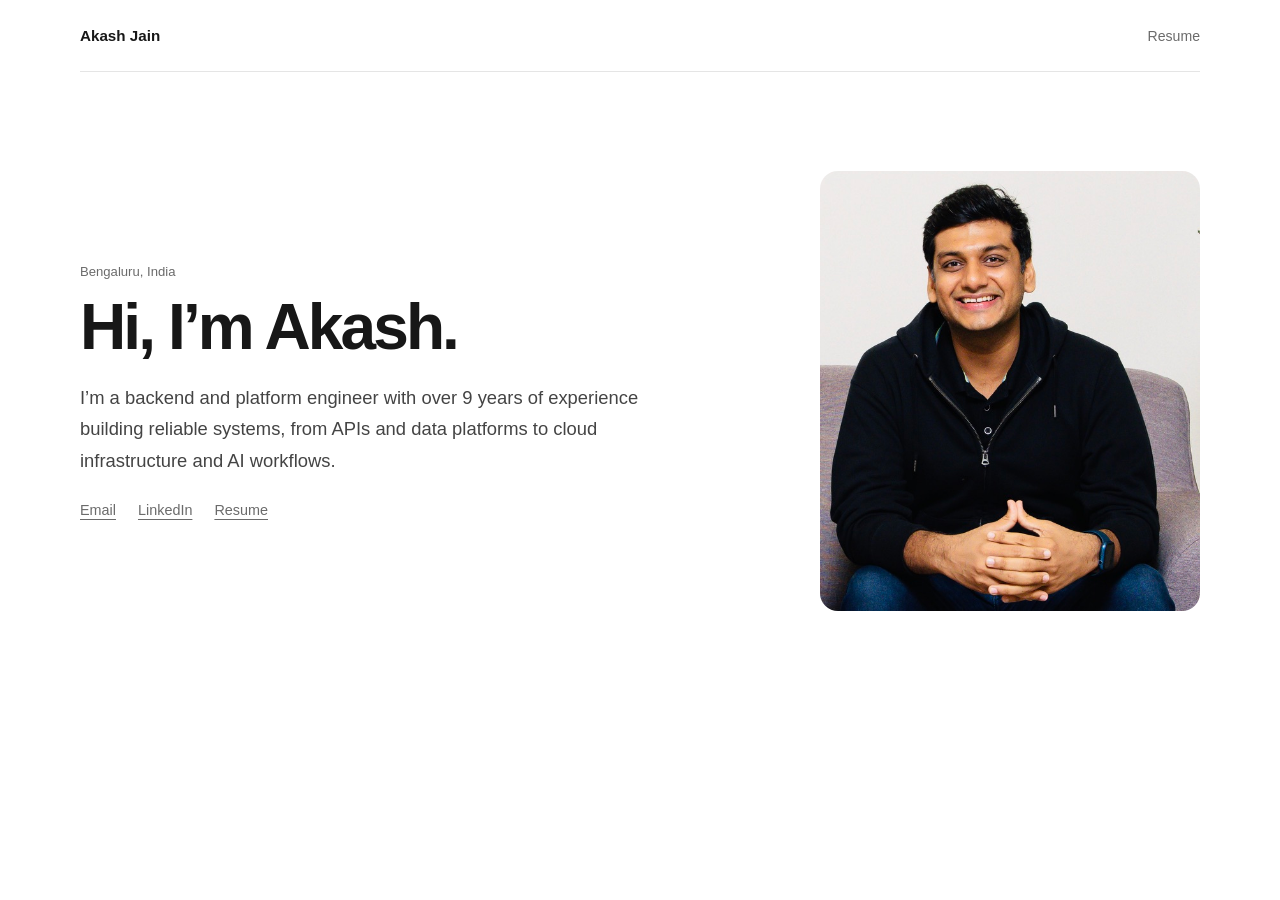
<file: index.html>
<!doctype html>
<html lang="en">
  <head>
    <meta charset="utf-8" />
    <meta name="viewport" content="width=device-width, initial-scale=1" />
    <meta
      name="description"
      content="Akash Jain is a senior backend and platform engineer building applied AI systems and reliable infrastructure."
    />
    <meta name="theme-color" content="#ffffff" />
    <title>Akash Jain — Backend, Platform &amp; AI Engineer</title>
    <link rel="stylesheet" href="/styles.css" />
  </head>
  <body>
    <div class="page">
      <header>
        <a class="name" href="/">Akash Jain</a>
        <a class="text-link" href="/resume/">Resume</a>
      </header>

      <main class="intro">
        <div class="intro-copy">
          <p class="location">Bengaluru, India</p>
          <h1>Hi, I’m Akash.</h1>
          <p class="bio">
            I’m a backend and platform engineer with over 9 years of experience building
            reliable systems, from APIs and data platforms to cloud infrastructure and AI workflows.
          </p>
          <div class="links" aria-label="Contact and profile links">
            <a href="mailto:akashjain0108@gmail.com">Email</a>
            <a href="https://www.linkedin.com/in/akashbw" target="_blank" rel="noreferrer">LinkedIn</a>
            <a href="/resume/">Resume</a>
          </div>
        </div>

        <img
          class="portrait"
          src="/assets/akash-jain.jpeg"
          alt="Akash Jain smiling"
          width="596"
          height="1318"
        />
      </main>
    </div>
  </body>
</html>
</file>
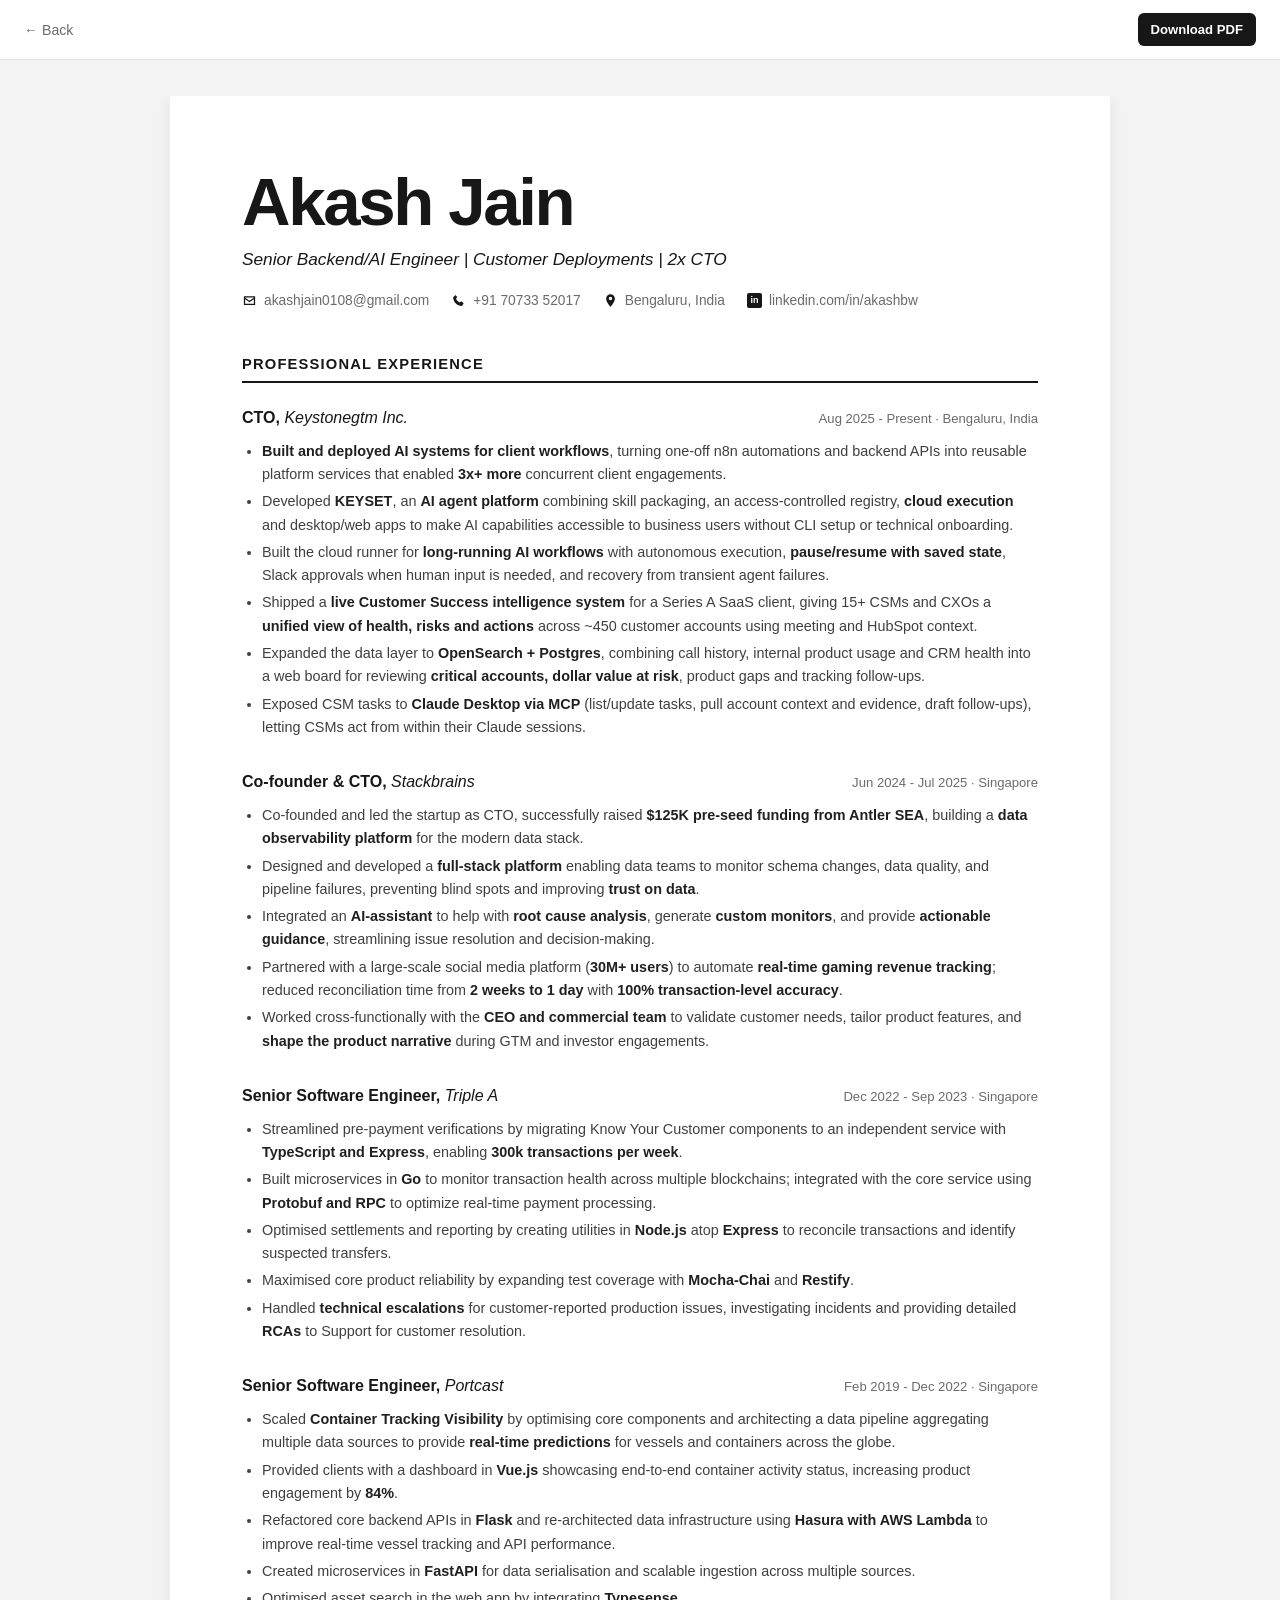
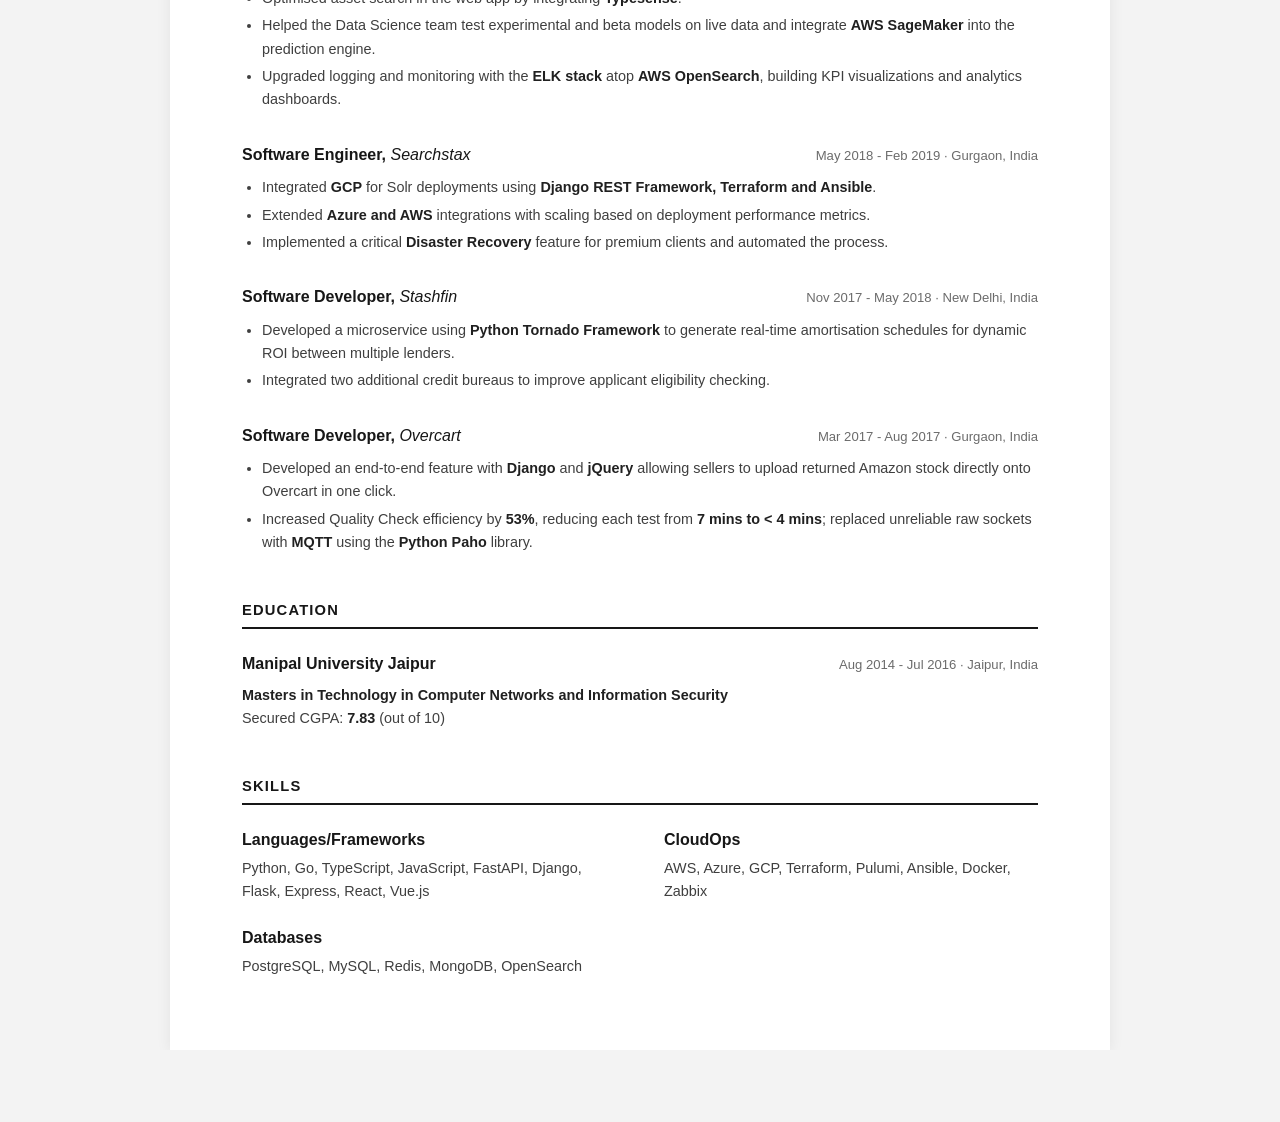
<file: resume-fde/index.html>
<!doctype html>
<html lang="en">
  <head>
    <meta charset="utf-8" />
    <meta name="viewport" content="width=device-width, initial-scale=1" />
    <meta name="description" content="Resume of Akash Jain, senior backend and AI engineer focused on customer deployments." />
    <meta name="theme-color" content="#ffffff" />
    <meta name="robots" content="noindex, nofollow" />
    <title>Resume | Akash Jain</title>
    <link rel="stylesheet" href="/styles.css" />
  </head>
  <body class="resume-page">
    <nav class="resume-bar" aria-label="Resume navigation">
      <a class="text-link" href="/">← Back</a>
      <a class="download" href="/assets/resume-fde.pdf" download="Akash_Jain_Resume.pdf">Download PDF</a>
    </nav>

    <object class="pdf" data="/assets/resume-fde.pdf" type="application/pdf">
      <main class="resume-document">
        <header class="resume-header">
          <h1>Akash Jain</h1>
          <p class="resume-title">Senior Backend/AI Engineer | Customer Deployments | 2x CTO</p>
          <ul class="resume-contact" aria-label="Contact details">
            <li><svg class="contact-icon" aria-hidden="true" viewBox="0 0 24 24"><path d="M3 5h18v14H3V5Zm2 2v.5l7 5 7-5V7H5Zm14 10V9.9l-7 5-7-5V17h14Z" /></svg><a href="mailto:akashjain0108@gmail.com">akashjain0108@gmail.com</a></li>
            <li><svg class="contact-icon" aria-hidden="true" viewBox="0 0 24 24"><path d="M6.6 2.8 10 6.2 8 9c1.4 2.8 3.2 4.6 6 6l2.8-2 3.4 3.4-1.7 3c-.5.9-1.5 1.4-2.5 1.2C8.8 19.4 4.6 15.2 3.4 8c-.2-1 .3-2 1.2-2.5l2-1.1Z" /></svg><a href="tel:+917073352017">+91 70733 52017</a></li>
            <li><svg class="contact-icon" aria-hidden="true" viewBox="0 0 24 24"><path d="M12 2a7 7 0 0 0-7 7c0 5.2 7 13 7 13s7-7.8 7-13a7 7 0 0 0-7-7Zm0 9.5A2.5 2.5 0 1 1 12 6a2.5 2.5 0 0 1 0 5.5Z" /></svg>Bengaluru, India</li>
            <li><span class="contact-icon linkedin-icon" aria-hidden="true">in</span><a href="https://www.linkedin.com/in/akashbw" target="_blank" rel="noreferrer">linkedin.com/in/akashbw</a></li>
          </ul>
        </header>

        <section class="resume-section" aria-labelledby="experience-heading">
          <h2 id="experience-heading">Professional Experience</h2>
          <article class="job">
            <div class="job-heading"><h3>CTO, <span>Keystonegtm Inc.</span></h3><p>Aug 2025 - Present <span>Bengaluru, India</span></p></div>
            <ul>
              <li><strong>Built and deployed AI systems for client workflows</strong>, turning one-off n8n automations and backend APIs into reusable platform services that enabled <strong>3x+ more</strong> concurrent client engagements.</li>
              <li>Developed <strong>KEYSET</strong>, an <strong>AI agent platform</strong> combining skill packaging, an access-controlled registry, <strong>cloud execution</strong> and desktop/web apps to make AI capabilities accessible to business users without CLI setup or technical onboarding.</li>
              <li>Built the cloud runner for <strong>long-running AI workflows</strong> with autonomous execution, <strong>pause/resume with saved state</strong>, Slack approvals when human input is needed, and recovery from transient agent failures.</li>
              <li>Shipped a <strong>live Customer Success intelligence system</strong> for a Series A SaaS client, giving 15+ CSMs and CXOs a <strong>unified view of health, risks and actions</strong> across ~450 customer accounts using meeting and HubSpot context.</li>
              <li>Expanded the data layer to <strong>OpenSearch + Postgres</strong>, combining call history, internal product usage and CRM health into a web board for reviewing <strong>critical accounts, dollar value at risk</strong>, product gaps and tracking follow-ups.</li>
              <li>Exposed CSM tasks to <strong>Claude Desktop via MCP</strong> (list/update tasks, pull account context and evidence, draft follow-ups), letting CSMs act from within their Claude sessions.</li>
            </ul>
          </article>
          <article class="job">
            <div class="job-heading"><h3>Co-founder &amp; CTO, <span>Stackbrains</span></h3><p>Jun 2024 - Jul 2025 <span>Singapore</span></p></div>
            <ul>
              <li>Co-founded and led the startup as CTO, successfully raised <strong>$125K pre-seed funding from Antler SEA</strong>, building a <strong>data observability platform</strong> for the modern data stack.</li>
              <li>Designed and developed a <strong>full-stack platform</strong> enabling data teams to monitor schema changes, data quality, and pipeline failures, preventing blind spots and improving <strong>trust on data</strong>.</li>
              <li>Integrated an <strong>AI-assistant</strong> to help with <strong>root cause analysis</strong>, generate <strong>custom monitors</strong>, and provide <strong>actionable guidance</strong>, streamlining issue resolution and decision-making.</li>
              <li>Partnered with a large-scale social media platform (<strong>30M+ users</strong>) to automate <strong>real-time gaming revenue tracking</strong>; reduced reconciliation time from <strong>2 weeks to 1 day</strong> with <strong>100% transaction-level accuracy</strong>.</li>
              <li>Worked cross-functionally with the <strong>CEO and commercial team</strong> to validate customer needs, tailor product features, and <strong>shape the product narrative</strong> during GTM and investor engagements.</li>
            </ul>
          </article>
          <article class="job">
            <div class="job-heading"><h3>Senior Software Engineer, <span>Triple A</span></h3><p>Dec 2022 - Sep 2023 <span>Singapore</span></p></div>
            <ul>
              <li>Streamlined pre-payment verifications by migrating Know Your Customer components to an independent service with <strong>TypeScript and Express</strong>, enabling <strong>300k transactions per week</strong>.</li>
              <li>Built microservices in <strong>Go</strong> to monitor transaction health across multiple blockchains; integrated with the core service using <strong>Protobuf and RPC</strong> to optimize real-time payment processing.</li>
              <li>Optimised settlements and reporting by creating utilities in <strong>Node.js</strong> atop <strong>Express</strong> to reconcile transactions and identify suspected transfers.</li>
              <li>Maximised core product reliability by expanding test coverage with <strong>Mocha-Chai</strong> and <strong>Restify</strong>.</li>
              <li>Handled <strong>technical escalations</strong> for customer-reported production issues, investigating incidents and providing detailed <strong>RCAs</strong> to Support for customer resolution.</li>
            </ul>
          </article>
          <article class="job">
            <div class="job-heading"><h3>Senior Software Engineer, <span>Portcast</span></h3><p>Feb 2019 - Dec 2022 <span>Singapore</span></p></div>
            <ul>
              <li>Scaled <strong>Container Tracking Visibility</strong> by optimising core components and architecting a data pipeline aggregating multiple data sources to provide <strong>real-time predictions</strong> for vessels and containers across the globe.</li>
              <li>Provided clients with a dashboard in <strong>Vue.js</strong> showcasing end-to-end container activity status, increasing product engagement by <strong>84%</strong>.</li>
              <li>Refactored core backend APIs in <strong>Flask</strong> and re-architected data infrastructure using <strong>Hasura with AWS Lambda</strong> to improve real-time vessel tracking and API performance.</li>
              <li>Created microservices in <strong>FastAPI</strong> for data serialisation and scalable ingestion across multiple sources.</li>
              <li>Optimised asset search in the web app by integrating <strong>Typesense</strong>.</li>
              <li>Helped the Data Science team test experimental and beta models on live data and integrate <strong>AWS SageMaker</strong> into the prediction engine.</li>
              <li>Upgraded logging and monitoring with the <strong>ELK stack</strong> atop <strong>AWS OpenSearch</strong>, building KPI visualizations and analytics dashboards.</li>
            </ul>
          </article>
          <article class="job">
            <div class="job-heading"><h3>Software Engineer, <span>Searchstax</span></h3><p>May 2018 - Feb 2019 <span>Gurgaon, India</span></p></div>
            <ul>
              <li>Integrated <strong>GCP</strong> for Solr deployments using <strong>Django REST Framework, Terraform and Ansible</strong>.</li>
              <li>Extended <strong>Azure and AWS</strong> integrations with scaling based on deployment performance metrics.</li>
              <li>Implemented a critical <strong>Disaster Recovery</strong> feature for premium clients and automated the process.</li>
            </ul>
          </article>
          <article class="job">
            <div class="job-heading"><h3>Software Developer, <span>Stashfin</span></h3><p>Nov 2017 - May 2018 <span>New Delhi, India</span></p></div>
            <ul>
              <li>Developed a microservice using <strong>Python Tornado Framework</strong> to generate real-time amortisation schedules for dynamic ROI between multiple lenders.</li>
              <li>Integrated two additional credit bureaus to improve applicant eligibility checking.</li>
            </ul>
          </article>
          <article class="job">
            <div class="job-heading"><h3>Software Developer, <span>Overcart</span></h3><p>Mar 2017 - Aug 2017 <span>Gurgaon, India</span></p></div>
            <ul>
              <li>Developed an end-to-end feature with <strong>Django</strong> and <strong>jQuery</strong> allowing sellers to upload returned Amazon stock directly onto Overcart in one click.</li>
              <li>Increased Quality Check efficiency by <strong>53%</strong>, reducing each test from <strong>7 mins to &lt; 4 mins</strong>; replaced unreliable raw sockets with <strong>MQTT</strong> using the <strong>Python Paho</strong> library.</li>
            </ul>
          </article>
        </section>

        <section class="resume-section" aria-labelledby="education-heading">
          <h2 id="education-heading">Education</h2>
          <article class="job compact">
            <div class="job-heading"><h3>Manipal University Jaipur</h3><p>Aug 2014 - Jul 2016 <span>Jaipur, India</span></p></div>
            <p><strong>Masters in Technology in Computer Networks and Information Security</strong><br />Secured CGPA: <strong>7.83</strong> (out of 10)</p>
          </article>
        </section>

        <section class="resume-section" aria-labelledby="skills-heading">
          <h2 id="skills-heading">Skills</h2>
          <div class="skills-grid">
            <div><h3>Languages/Frameworks</h3><p>Python, Go, TypeScript, JavaScript, FastAPI, Django, Flask, Express, React, Vue.js</p></div>
            <div><h3>CloudOps</h3><p>AWS, Azure, GCP, Terraform, Pulumi, Ansible, Docker, Zabbix</p></div>
            <div><h3>Databases</h3><p>PostgreSQL, MySQL, Redis, MongoDB, OpenSearch</p></div>
          </div>
        </section>
      </main>
    </object>
    <script>
      const resumeFallback = document.querySelector(".resume-document");
      function enableFallbackScrolling() {
        if (resumeFallback.getClientRects().length && resumeFallback.offsetHeight > 0) document.body.classList.add("resume-fallback-active");
      }
      window.addEventListener("load", enableFallbackScrolling, { once: true });
      setTimeout(enableFallbackScrolling, 500);
    </script>
  </body>
</html>
</file>
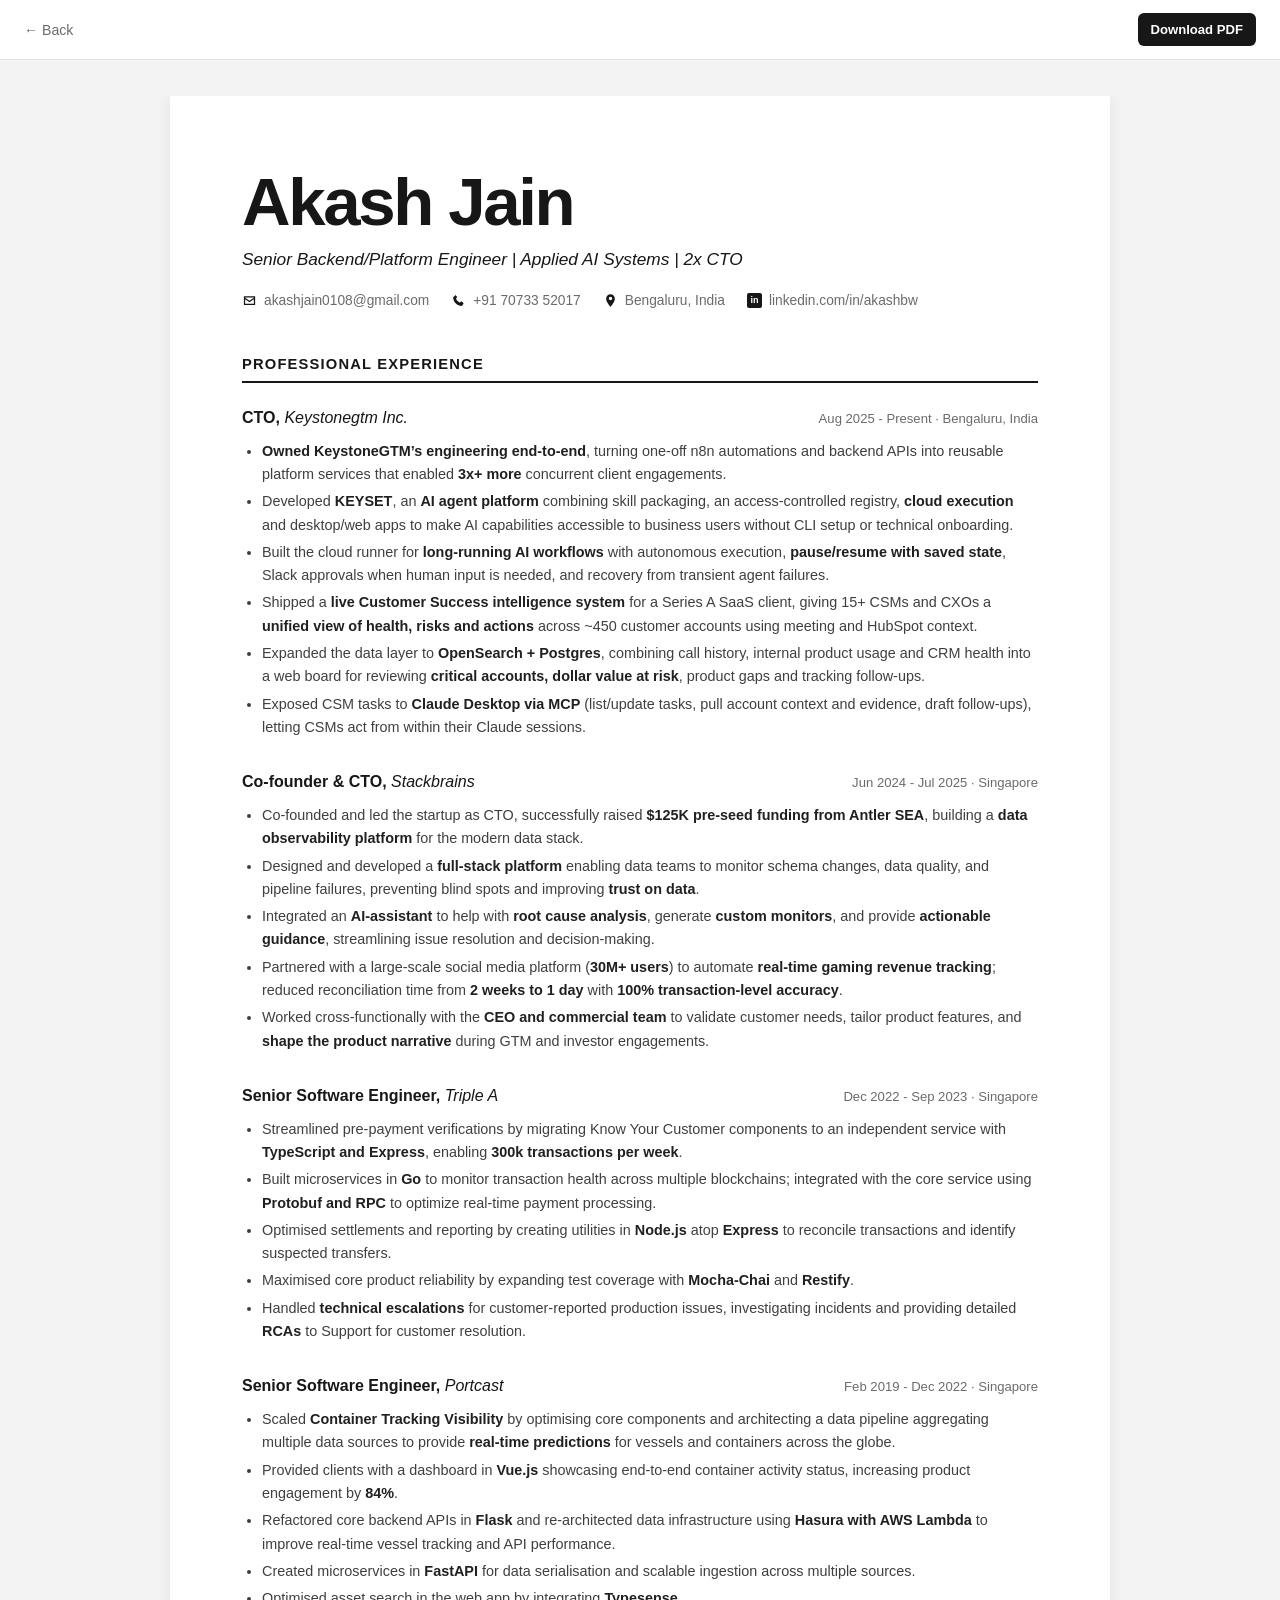
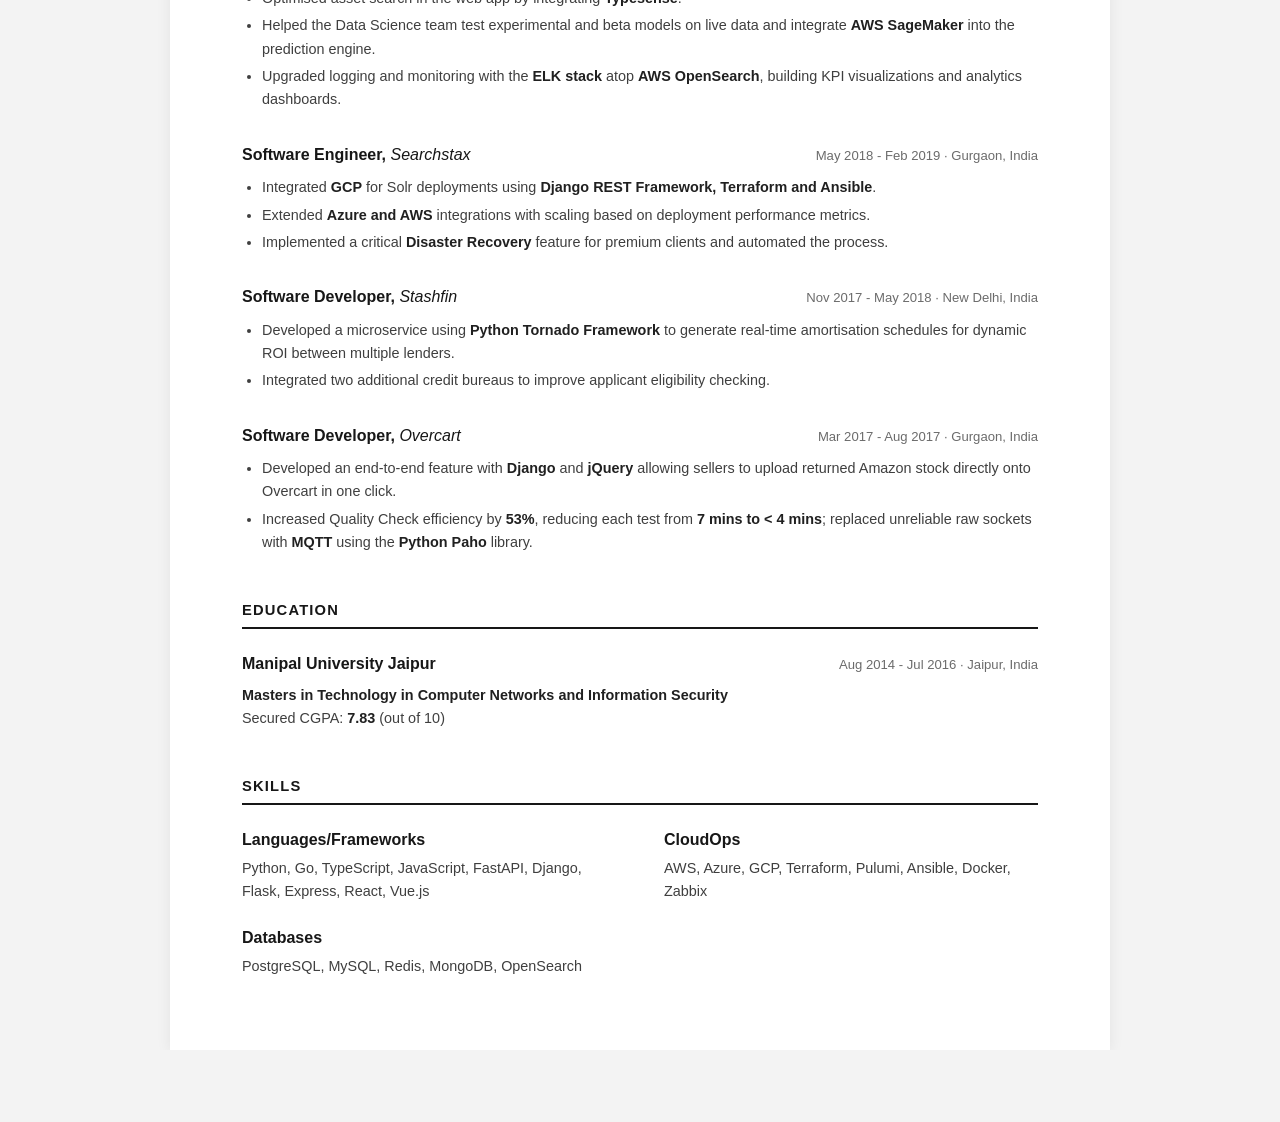
<file: resume-k7m2-v9qx/index.html>
<!doctype html>
<html lang="en">
  <head>
    <meta charset="utf-8" />
    <meta name="viewport" content="width=device-width, initial-scale=1" />
    <meta name="description" content="Resume of Akash Jain, senior backend and platform engineer." />
    <meta name="theme-color" content="#ffffff" />
    <meta name="robots" content="noindex, nofollow" />
    <title>Resume | Akash Jain</title>
    <link rel="stylesheet" href="/styles.css" />
  </head>
  <body class="resume-page">
    <nav class="resume-bar" aria-label="Resume navigation">
      <a class="text-link" href="/">← Back</a>
      <a class="download" href="/assets/resume-k7m2-v9qx.pdf" download="Akash_Jain_Resume.pdf">Download PDF</a>
    </nav>

    <object class="pdf" data="/assets/resume-k7m2-v9qx.pdf" type="application/pdf">
      <main class="resume-document">
        <header class="resume-header">
          <h1>Akash Jain</h1>
          <p class="resume-title">Senior Backend/Platform Engineer | Applied AI Systems | 2x CTO</p>
          <ul class="resume-contact" aria-label="Contact details">
            <li><svg class="contact-icon" aria-hidden="true" viewBox="0 0 24 24"><path d="M3 5h18v14H3V5Zm2 2v.5l7 5 7-5V7H5Zm14 10V9.9l-7 5-7-5V17h14Z" /></svg><a href="mailto:akashjain0108@gmail.com">akashjain0108@gmail.com</a></li>
            <li><svg class="contact-icon" aria-hidden="true" viewBox="0 0 24 24"><path d="M6.6 2.8 10 6.2 8 9c1.4 2.8 3.2 4.6 6 6l2.8-2 3.4 3.4-1.7 3c-.5.9-1.5 1.4-2.5 1.2C8.8 19.4 4.6 15.2 3.4 8c-.2-1 .3-2 1.2-2.5l2-1.1Z" /></svg><a href="tel:+917073352017">+91 70733 52017</a></li>
            <li><svg class="contact-icon" aria-hidden="true" viewBox="0 0 24 24"><path d="M12 2a7 7 0 0 0-7 7c0 5.2 7 13 7 13s7-7.8 7-13a7 7 0 0 0-7-7Zm0 9.5A2.5 2.5 0 1 1 12 6a2.5 2.5 0 0 1 0 5.5Z" /></svg>Bengaluru, India</li>
            <li><span class="contact-icon linkedin-icon" aria-hidden="true">in</span><a href="https://www.linkedin.com/in/akashbw" target="_blank" rel="noreferrer">linkedin.com/in/akashbw</a></li>
          </ul>
        </header>

        <section class="resume-section" aria-labelledby="experience-heading">
          <h2 id="experience-heading">Professional Experience</h2>
          <article class="job">
            <div class="job-heading"><h3>CTO, <span>Keystonegtm Inc.</span></h3><p>Aug 2025 - Present <span>Bengaluru, India</span></p></div>
            <ul>
              <li><strong>Owned KeystoneGTM’s engineering end-to-end</strong>, turning one-off n8n automations and backend APIs into reusable platform services that enabled <strong>3x+ more</strong> concurrent client engagements.</li>
              <li>Developed <strong>KEYSET</strong>, an <strong>AI agent platform</strong> combining skill packaging, an access-controlled registry, <strong>cloud execution</strong> and desktop/web apps to make AI capabilities accessible to business users without CLI setup or technical onboarding.</li>
              <li>Built the cloud runner for <strong>long-running AI workflows</strong> with autonomous execution, <strong>pause/resume with saved state</strong>, Slack approvals when human input is needed, and recovery from transient agent failures.</li>
              <li>Shipped a <strong>live Customer Success intelligence system</strong> for a Series A SaaS client, giving 15+ CSMs and CXOs a <strong>unified view of health, risks and actions</strong> across ~450 customer accounts using meeting and HubSpot context.</li>
              <li>Expanded the data layer to <strong>OpenSearch + Postgres</strong>, combining call history, internal product usage and CRM health into a web board for reviewing <strong>critical accounts, dollar value at risk</strong>, product gaps and tracking follow-ups.</li>
              <li>Exposed CSM tasks to <strong>Claude Desktop via MCP</strong> (list/update tasks, pull account context and evidence, draft follow-ups), letting CSMs act from within their Claude sessions.</li>
            </ul>
          </article>
          <article class="job">
            <div class="job-heading"><h3>Co-founder &amp; CTO, <span>Stackbrains</span></h3><p>Jun 2024 - Jul 2025 <span>Singapore</span></p></div>
            <ul>
              <li>Co-founded and led the startup as CTO, successfully raised <strong>$125K pre-seed funding from Antler SEA</strong>, building a <strong>data observability platform</strong> for the modern data stack.</li>
              <li>Designed and developed a <strong>full-stack platform</strong> enabling data teams to monitor schema changes, data quality, and pipeline failures, preventing blind spots and improving <strong>trust on data</strong>.</li>
              <li>Integrated an <strong>AI-assistant</strong> to help with <strong>root cause analysis</strong>, generate <strong>custom monitors</strong>, and provide <strong>actionable guidance</strong>, streamlining issue resolution and decision-making.</li>
              <li>Partnered with a large-scale social media platform (<strong>30M+ users</strong>) to automate <strong>real-time gaming revenue tracking</strong>; reduced reconciliation time from <strong>2 weeks to 1 day</strong> with <strong>100% transaction-level accuracy</strong>.</li>
              <li>Worked cross-functionally with the <strong>CEO and commercial team</strong> to validate customer needs, tailor product features, and <strong>shape the product narrative</strong> during GTM and investor engagements.</li>
            </ul>
          </article>
          <article class="job">
            <div class="job-heading"><h3>Senior Software Engineer, <span>Triple A</span></h3><p>Dec 2022 - Sep 2023 <span>Singapore</span></p></div>
            <ul>
              <li>Streamlined pre-payment verifications by migrating Know Your Customer components to an independent service with <strong>TypeScript and Express</strong>, enabling <strong>300k transactions per week</strong>.</li>
              <li>Built microservices in <strong>Go</strong> to monitor transaction health across multiple blockchains; integrated with the core service using <strong>Protobuf and RPC</strong> to optimize real-time payment processing.</li>
              <li>Optimised settlements and reporting by creating utilities in <strong>Node.js</strong> atop <strong>Express</strong> to reconcile transactions and identify suspected transfers.</li>
              <li>Maximised core product reliability by expanding test coverage with <strong>Mocha-Chai</strong> and <strong>Restify</strong>.</li>
              <li>Handled <strong>technical escalations</strong> for customer-reported production issues, investigating incidents and providing detailed <strong>RCAs</strong> to Support for customer resolution.</li>
            </ul>
          </article>
          <article class="job">
            <div class="job-heading"><h3>Senior Software Engineer, <span>Portcast</span></h3><p>Feb 2019 - Dec 2022 <span>Singapore</span></p></div>
            <ul>
              <li>Scaled <strong>Container Tracking Visibility</strong> by optimising core components and architecting a data pipeline aggregating multiple data sources to provide <strong>real-time predictions</strong> for vessels and containers across the globe.</li>
              <li>Provided clients with a dashboard in <strong>Vue.js</strong> showcasing end-to-end container activity status, increasing product engagement by <strong>84%</strong>.</li>
              <li>Refactored core backend APIs in <strong>Flask</strong> and re-architected data infrastructure using <strong>Hasura with AWS Lambda</strong> to improve real-time vessel tracking and API performance.</li>
              <li>Created microservices in <strong>FastAPI</strong> for data serialisation and scalable ingestion across multiple sources.</li>
              <li>Optimised asset search in the web app by integrating <strong>Typesense</strong>.</li>
              <li>Helped the Data Science team test experimental and beta models on live data and integrate <strong>AWS SageMaker</strong> into the prediction engine.</li>
              <li>Upgraded logging and monitoring with the <strong>ELK stack</strong> atop <strong>AWS OpenSearch</strong>, building KPI visualizations and analytics dashboards.</li>
            </ul>
          </article>
          <article class="job">
            <div class="job-heading"><h3>Software Engineer, <span>Searchstax</span></h3><p>May 2018 - Feb 2019 <span>Gurgaon, India</span></p></div>
            <ul>
              <li>Integrated <strong>GCP</strong> for Solr deployments using <strong>Django REST Framework, Terraform and Ansible</strong>.</li>
              <li>Extended <strong>Azure and AWS</strong> integrations with scaling based on deployment performance metrics.</li>
              <li>Implemented a critical <strong>Disaster Recovery</strong> feature for premium clients and automated the process.</li>
            </ul>
          </article>
          <article class="job">
            <div class="job-heading"><h3>Software Developer, <span>Stashfin</span></h3><p>Nov 2017 - May 2018 <span>New Delhi, India</span></p></div>
            <ul>
              <li>Developed a microservice using <strong>Python Tornado Framework</strong> to generate real-time amortisation schedules for dynamic ROI between multiple lenders.</li>
              <li>Integrated two additional credit bureaus to improve applicant eligibility checking.</li>
            </ul>
          </article>
          <article class="job">
            <div class="job-heading"><h3>Software Developer, <span>Overcart</span></h3><p>Mar 2017 - Aug 2017 <span>Gurgaon, India</span></p></div>
            <ul>
              <li>Developed an end-to-end feature with <strong>Django</strong> and <strong>jQuery</strong> allowing sellers to upload returned Amazon stock directly onto Overcart in one click.</li>
              <li>Increased Quality Check efficiency by <strong>53%</strong>, reducing each test from <strong>7 mins to &lt; 4 mins</strong>; replaced unreliable raw sockets with <strong>MQTT</strong> using the <strong>Python Paho</strong> library.</li>
            </ul>
          </article>
        </section>

        <section class="resume-section" aria-labelledby="education-heading">
          <h2 id="education-heading">Education</h2>
          <article class="job compact">
            <div class="job-heading"><h3>Manipal University Jaipur</h3><p>Aug 2014 - Jul 2016 <span>Jaipur, India</span></p></div>
            <p><strong>Masters in Technology in Computer Networks and Information Security</strong><br />Secured CGPA: <strong>7.83</strong> (out of 10)</p>
          </article>
        </section>

        <section class="resume-section" aria-labelledby="skills-heading">
          <h2 id="skills-heading">Skills</h2>
          <div class="skills-grid">
            <div><h3>Languages/Frameworks</h3><p>Python, Go, TypeScript, JavaScript, FastAPI, Django, Flask, Express, React, Vue.js</p></div>
            <div><h3>CloudOps</h3><p>AWS, Azure, GCP, Terraform, Pulumi, Ansible, Docker, Zabbix</p></div>
            <div><h3>Databases</h3><p>PostgreSQL, MySQL, Redis, MongoDB, OpenSearch</p></div>
          </div>
        </section>
      </main>
    </object>
    <script>
      const resumeFallback = document.querySelector(".resume-document");
      function enableFallbackScrolling() {
        if (resumeFallback.getClientRects().length && resumeFallback.offsetHeight > 0) document.body.classList.add("resume-fallback-active");
      }
      window.addEventListener("load", enableFallbackScrolling, { once: true });
      setTimeout(enableFallbackScrolling, 500);
    </script>
  </body>
</html>
</file>
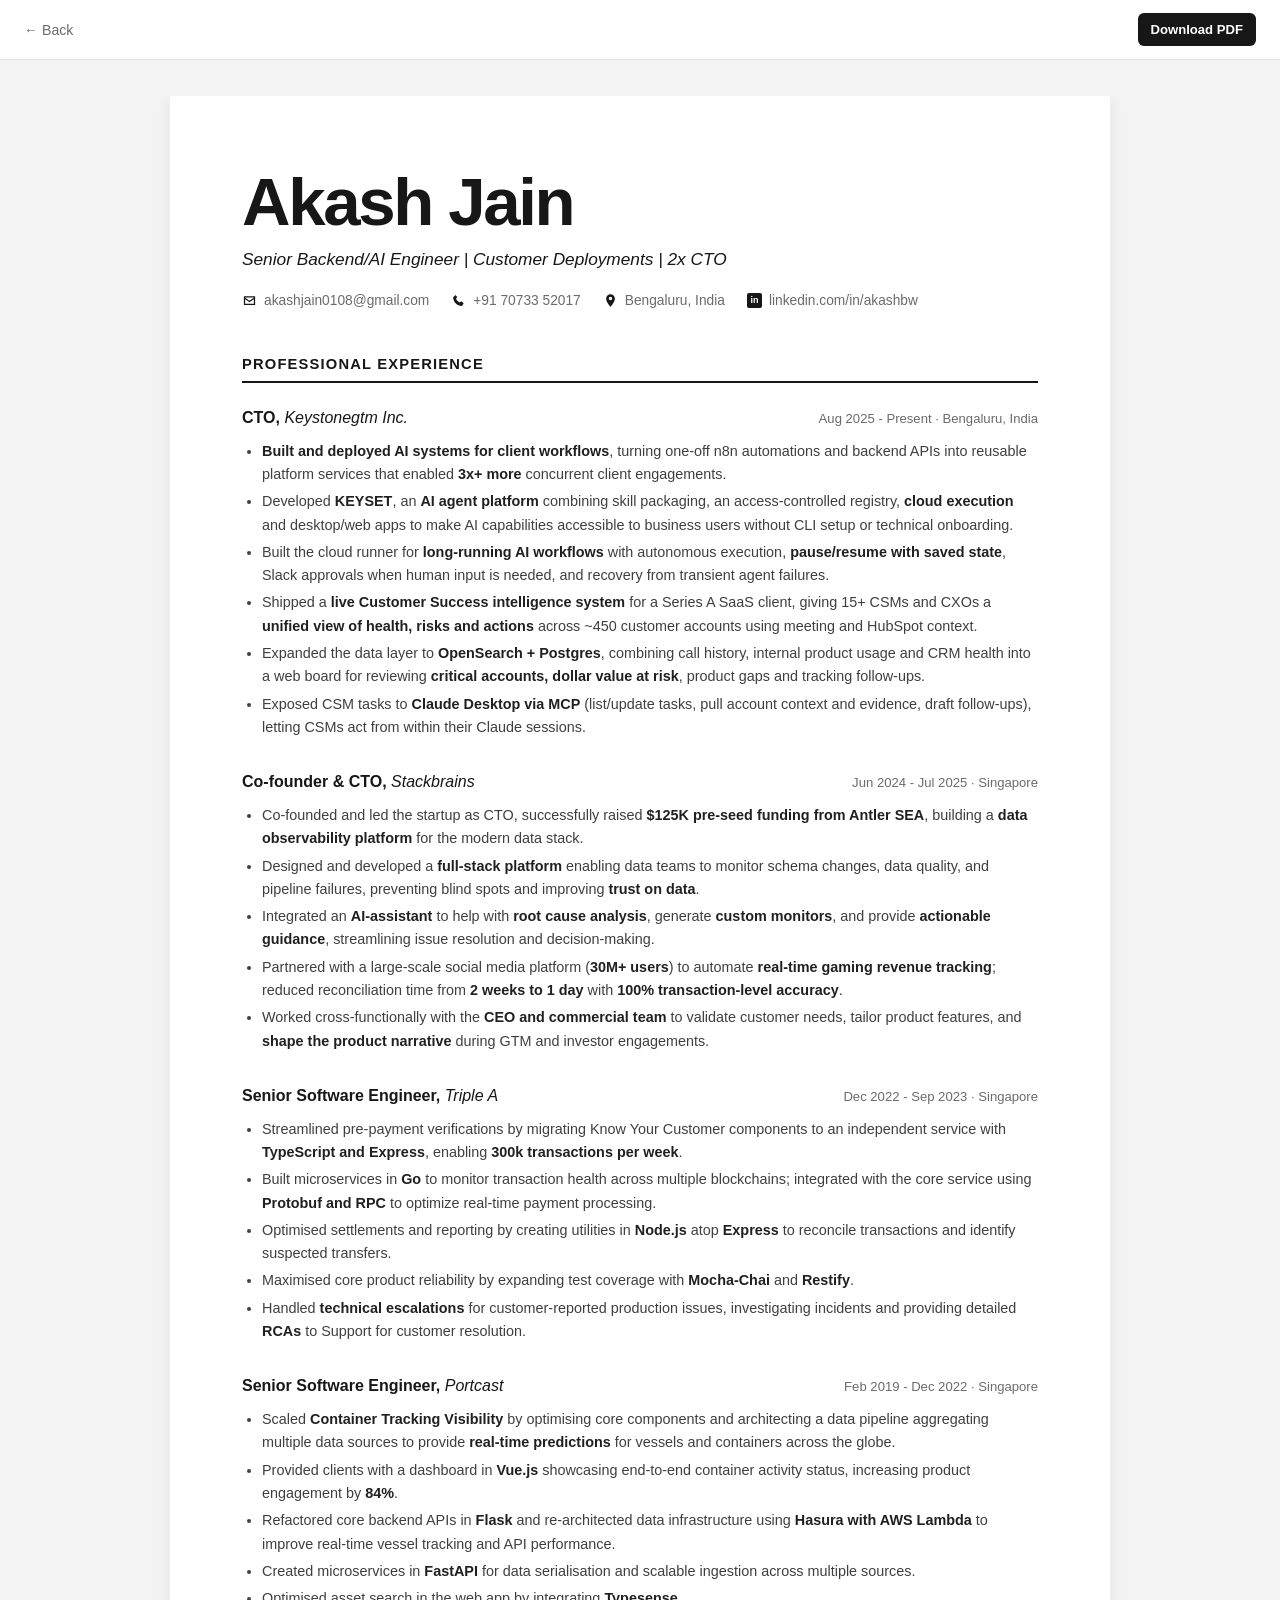
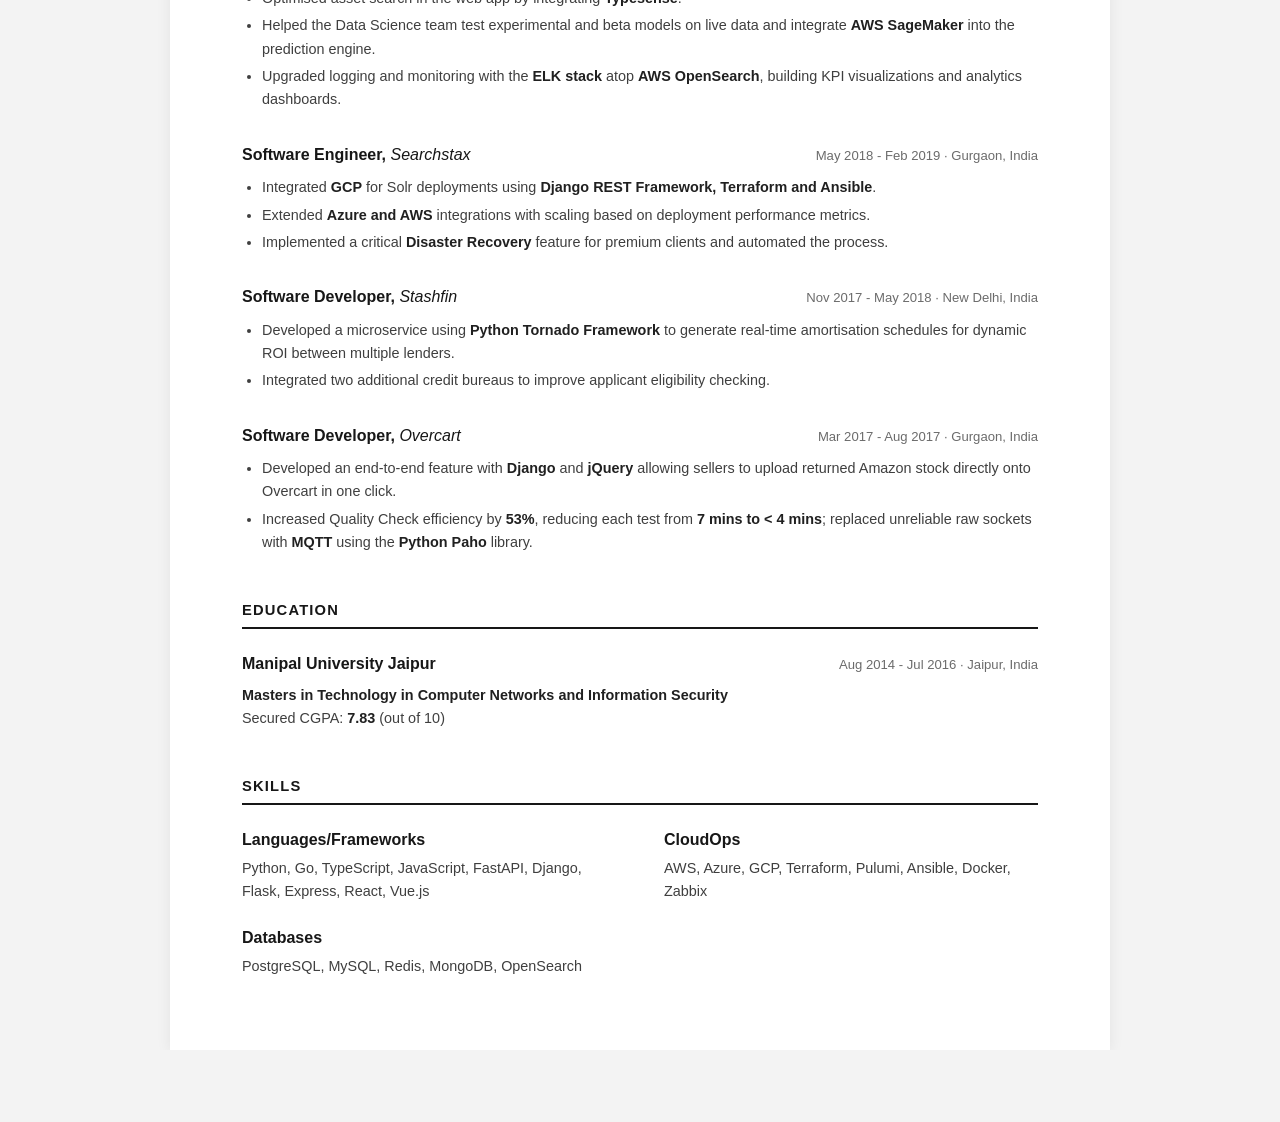
<file: resume-p4n8-z6tw/index.html>
<!doctype html>
<html lang="en">
  <head>
    <meta charset="utf-8" />
    <meta name="viewport" content="width=device-width, initial-scale=1" />
    <meta name="description" content="Resume of Akash Jain, senior backend and AI engineer focused on customer deployments." />
    <meta name="theme-color" content="#ffffff" />
    <meta name="robots" content="noindex, nofollow" />
    <title>Resume | Akash Jain</title>
    <link rel="stylesheet" href="/styles.css" />
  </head>
  <body class="resume-page">
    <nav class="resume-bar" aria-label="Resume navigation">
      <a class="text-link" href="/">← Back</a>
      <a class="download" href="/assets/resume-p4n8-z6tw.pdf" download="Akash_Jain_Resume.pdf">Download PDF</a>
    </nav>

    <object class="pdf" data="/assets/resume-p4n8-z6tw.pdf" type="application/pdf">
      <main class="resume-document">
        <header class="resume-header">
          <h1>Akash Jain</h1>
          <p class="resume-title">Senior Backend/AI Engineer | Customer Deployments | 2x CTO</p>
          <ul class="resume-contact" aria-label="Contact details">
            <li><svg class="contact-icon" aria-hidden="true" viewBox="0 0 24 24"><path d="M3 5h18v14H3V5Zm2 2v.5l7 5 7-5V7H5Zm14 10V9.9l-7 5-7-5V17h14Z" /></svg><a href="mailto:akashjain0108@gmail.com">akashjain0108@gmail.com</a></li>
            <li><svg class="contact-icon" aria-hidden="true" viewBox="0 0 24 24"><path d="M6.6 2.8 10 6.2 8 9c1.4 2.8 3.2 4.6 6 6l2.8-2 3.4 3.4-1.7 3c-.5.9-1.5 1.4-2.5 1.2C8.8 19.4 4.6 15.2 3.4 8c-.2-1 .3-2 1.2-2.5l2-1.1Z" /></svg><a href="tel:+917073352017">+91 70733 52017</a></li>
            <li><svg class="contact-icon" aria-hidden="true" viewBox="0 0 24 24"><path d="M12 2a7 7 0 0 0-7 7c0 5.2 7 13 7 13s7-7.8 7-13a7 7 0 0 0-7-7Zm0 9.5A2.5 2.5 0 1 1 12 6a2.5 2.5 0 0 1 0 5.5Z" /></svg>Bengaluru, India</li>
            <li><span class="contact-icon linkedin-icon" aria-hidden="true">in</span><a href="https://www.linkedin.com/in/akashbw" target="_blank" rel="noreferrer">linkedin.com/in/akashbw</a></li>
          </ul>
        </header>

        <section class="resume-section" aria-labelledby="experience-heading">
          <h2 id="experience-heading">Professional Experience</h2>
          <article class="job">
            <div class="job-heading"><h3>CTO, <span>Keystonegtm Inc.</span></h3><p>Aug 2025 - Present <span>Bengaluru, India</span></p></div>
            <ul>
              <li><strong>Built and deployed AI systems for client workflows</strong>, turning one-off n8n automations and backend APIs into reusable platform services that enabled <strong>3x+ more</strong> concurrent client engagements.</li>
              <li>Developed <strong>KEYSET</strong>, an <strong>AI agent platform</strong> combining skill packaging, an access-controlled registry, <strong>cloud execution</strong> and desktop/web apps to make AI capabilities accessible to business users without CLI setup or technical onboarding.</li>
              <li>Built the cloud runner for <strong>long-running AI workflows</strong> with autonomous execution, <strong>pause/resume with saved state</strong>, Slack approvals when human input is needed, and recovery from transient agent failures.</li>
              <li>Shipped a <strong>live Customer Success intelligence system</strong> for a Series A SaaS client, giving 15+ CSMs and CXOs a <strong>unified view of health, risks and actions</strong> across ~450 customer accounts using meeting and HubSpot context.</li>
              <li>Expanded the data layer to <strong>OpenSearch + Postgres</strong>, combining call history, internal product usage and CRM health into a web board for reviewing <strong>critical accounts, dollar value at risk</strong>, product gaps and tracking follow-ups.</li>
              <li>Exposed CSM tasks to <strong>Claude Desktop via MCP</strong> (list/update tasks, pull account context and evidence, draft follow-ups), letting CSMs act from within their Claude sessions.</li>
            </ul>
          </article>
          <article class="job">
            <div class="job-heading"><h3>Co-founder &amp; CTO, <span>Stackbrains</span></h3><p>Jun 2024 - Jul 2025 <span>Singapore</span></p></div>
            <ul>
              <li>Co-founded and led the startup as CTO, successfully raised <strong>$125K pre-seed funding from Antler SEA</strong>, building a <strong>data observability platform</strong> for the modern data stack.</li>
              <li>Designed and developed a <strong>full-stack platform</strong> enabling data teams to monitor schema changes, data quality, and pipeline failures, preventing blind spots and improving <strong>trust on data</strong>.</li>
              <li>Integrated an <strong>AI-assistant</strong> to help with <strong>root cause analysis</strong>, generate <strong>custom monitors</strong>, and provide <strong>actionable guidance</strong>, streamlining issue resolution and decision-making.</li>
              <li>Partnered with a large-scale social media platform (<strong>30M+ users</strong>) to automate <strong>real-time gaming revenue tracking</strong>; reduced reconciliation time from <strong>2 weeks to 1 day</strong> with <strong>100% transaction-level accuracy</strong>.</li>
              <li>Worked cross-functionally with the <strong>CEO and commercial team</strong> to validate customer needs, tailor product features, and <strong>shape the product narrative</strong> during GTM and investor engagements.</li>
            </ul>
          </article>
          <article class="job">
            <div class="job-heading"><h3>Senior Software Engineer, <span>Triple A</span></h3><p>Dec 2022 - Sep 2023 <span>Singapore</span></p></div>
            <ul>
              <li>Streamlined pre-payment verifications by migrating Know Your Customer components to an independent service with <strong>TypeScript and Express</strong>, enabling <strong>300k transactions per week</strong>.</li>
              <li>Built microservices in <strong>Go</strong> to monitor transaction health across multiple blockchains; integrated with the core service using <strong>Protobuf and RPC</strong> to optimize real-time payment processing.</li>
              <li>Optimised settlements and reporting by creating utilities in <strong>Node.js</strong> atop <strong>Express</strong> to reconcile transactions and identify suspected transfers.</li>
              <li>Maximised core product reliability by expanding test coverage with <strong>Mocha-Chai</strong> and <strong>Restify</strong>.</li>
              <li>Handled <strong>technical escalations</strong> for customer-reported production issues, investigating incidents and providing detailed <strong>RCAs</strong> to Support for customer resolution.</li>
            </ul>
          </article>
          <article class="job">
            <div class="job-heading"><h3>Senior Software Engineer, <span>Portcast</span></h3><p>Feb 2019 - Dec 2022 <span>Singapore</span></p></div>
            <ul>
              <li>Scaled <strong>Container Tracking Visibility</strong> by optimising core components and architecting a data pipeline aggregating multiple data sources to provide <strong>real-time predictions</strong> for vessels and containers across the globe.</li>
              <li>Provided clients with a dashboard in <strong>Vue.js</strong> showcasing end-to-end container activity status, increasing product engagement by <strong>84%</strong>.</li>
              <li>Refactored core backend APIs in <strong>Flask</strong> and re-architected data infrastructure using <strong>Hasura with AWS Lambda</strong> to improve real-time vessel tracking and API performance.</li>
              <li>Created microservices in <strong>FastAPI</strong> for data serialisation and scalable ingestion across multiple sources.</li>
              <li>Optimised asset search in the web app by integrating <strong>Typesense</strong>.</li>
              <li>Helped the Data Science team test experimental and beta models on live data and integrate <strong>AWS SageMaker</strong> into the prediction engine.</li>
              <li>Upgraded logging and monitoring with the <strong>ELK stack</strong> atop <strong>AWS OpenSearch</strong>, building KPI visualizations and analytics dashboards.</li>
            </ul>
          </article>
          <article class="job">
            <div class="job-heading"><h3>Software Engineer, <span>Searchstax</span></h3><p>May 2018 - Feb 2019 <span>Gurgaon, India</span></p></div>
            <ul>
              <li>Integrated <strong>GCP</strong> for Solr deployments using <strong>Django REST Framework, Terraform and Ansible</strong>.</li>
              <li>Extended <strong>Azure and AWS</strong> integrations with scaling based on deployment performance metrics.</li>
              <li>Implemented a critical <strong>Disaster Recovery</strong> feature for premium clients and automated the process.</li>
            </ul>
          </article>
          <article class="job">
            <div class="job-heading"><h3>Software Developer, <span>Stashfin</span></h3><p>Nov 2017 - May 2018 <span>New Delhi, India</span></p></div>
            <ul>
              <li>Developed a microservice using <strong>Python Tornado Framework</strong> to generate real-time amortisation schedules for dynamic ROI between multiple lenders.</li>
              <li>Integrated two additional credit bureaus to improve applicant eligibility checking.</li>
            </ul>
          </article>
          <article class="job">
            <div class="job-heading"><h3>Software Developer, <span>Overcart</span></h3><p>Mar 2017 - Aug 2017 <span>Gurgaon, India</span></p></div>
            <ul>
              <li>Developed an end-to-end feature with <strong>Django</strong> and <strong>jQuery</strong> allowing sellers to upload returned Amazon stock directly onto Overcart in one click.</li>
              <li>Increased Quality Check efficiency by <strong>53%</strong>, reducing each test from <strong>7 mins to &lt; 4 mins</strong>; replaced unreliable raw sockets with <strong>MQTT</strong> using the <strong>Python Paho</strong> library.</li>
            </ul>
          </article>
        </section>

        <section class="resume-section" aria-labelledby="education-heading">
          <h2 id="education-heading">Education</h2>
          <article class="job compact">
            <div class="job-heading"><h3>Manipal University Jaipur</h3><p>Aug 2014 - Jul 2016 <span>Jaipur, India</span></p></div>
            <p><strong>Masters in Technology in Computer Networks and Information Security</strong><br />Secured CGPA: <strong>7.83</strong> (out of 10)</p>
          </article>
        </section>

        <section class="resume-section" aria-labelledby="skills-heading">
          <h2 id="skills-heading">Skills</h2>
          <div class="skills-grid">
            <div><h3>Languages/Frameworks</h3><p>Python, Go, TypeScript, JavaScript, FastAPI, Django, Flask, Express, React, Vue.js</p></div>
            <div><h3>CloudOps</h3><p>AWS, Azure, GCP, Terraform, Pulumi, Ansible, Docker, Zabbix</p></div>
            <div><h3>Databases</h3><p>PostgreSQL, MySQL, Redis, MongoDB, OpenSearch</p></div>
          </div>
        </section>
      </main>
    </object>
    <script>
      const resumeFallback = document.querySelector(".resume-document");
      function enableFallbackScrolling() {
        if (resumeFallback.getClientRects().length && resumeFallback.offsetHeight > 0) document.body.classList.add("resume-fallback-active");
      }
      window.addEventListener("load", enableFallbackScrolling, { once: true });
      setTimeout(enableFallbackScrolling, 500);
    </script>
  </body>
</html>
</file>
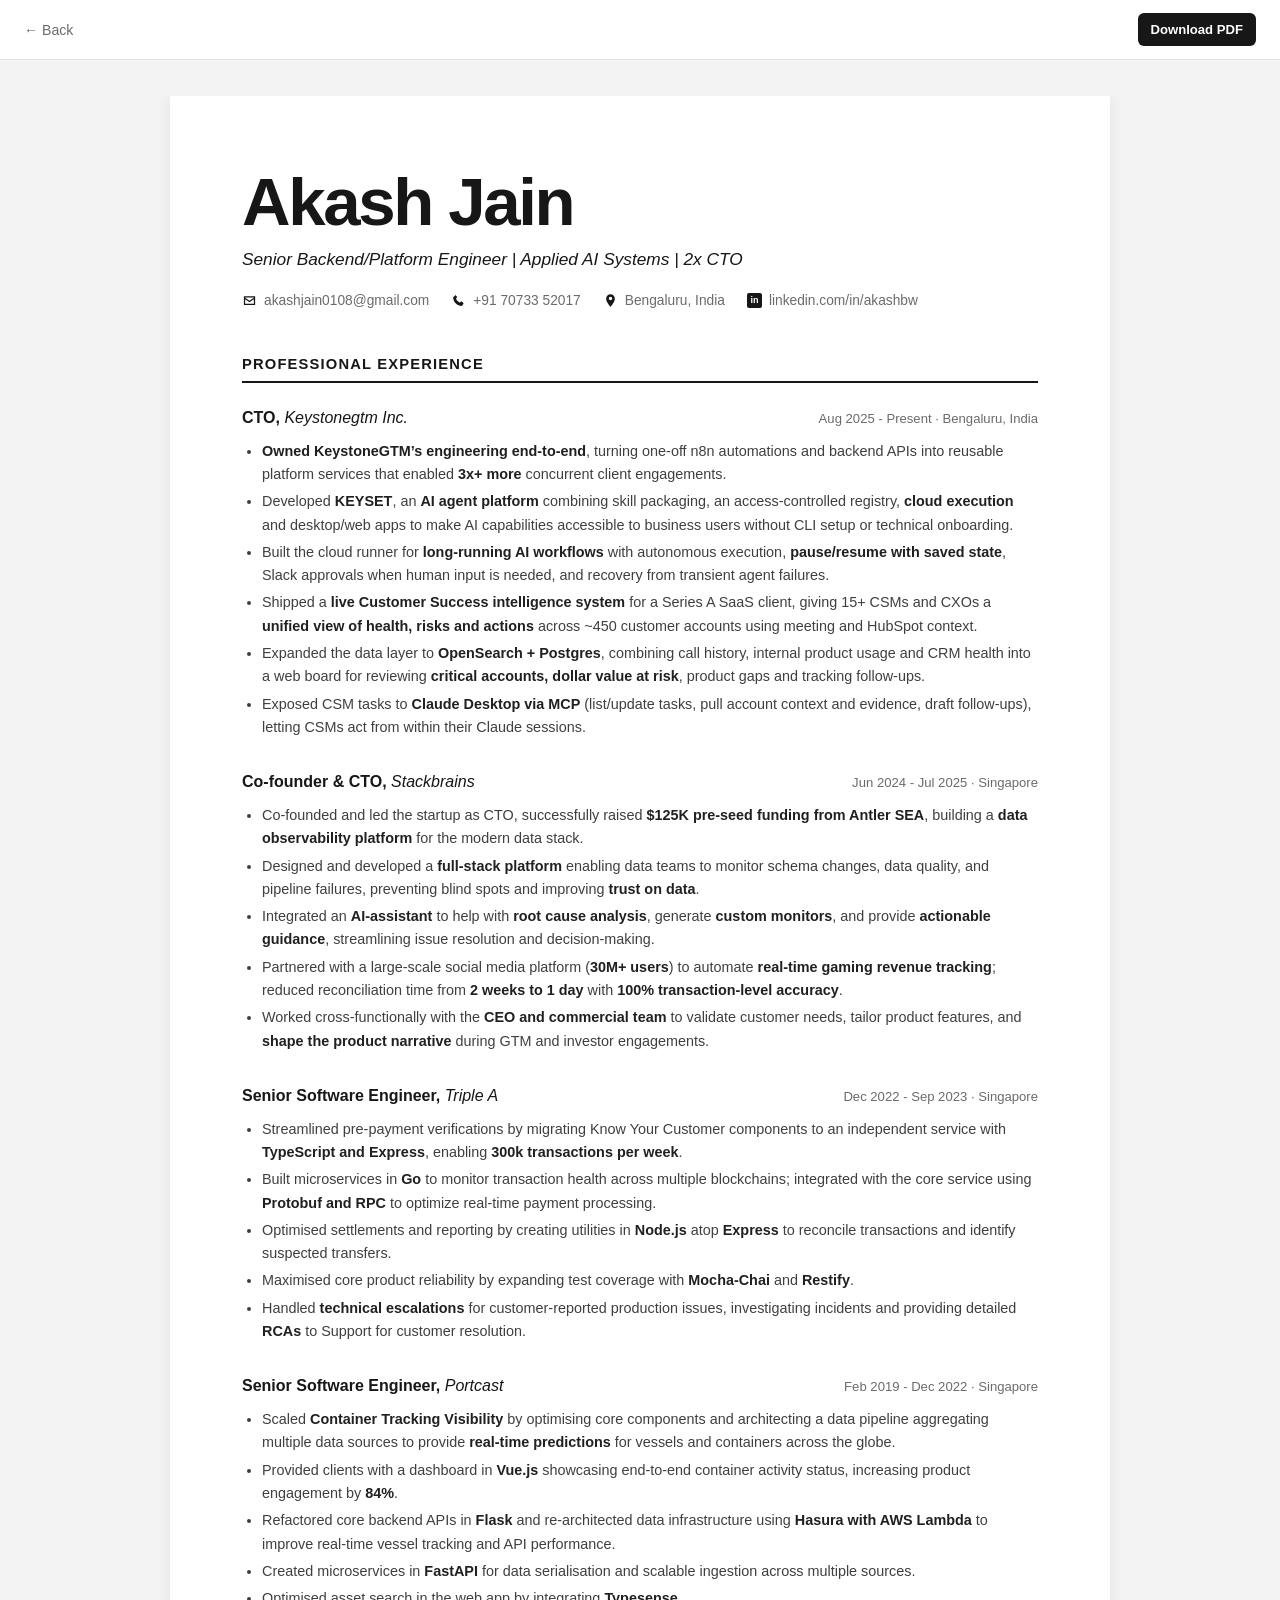
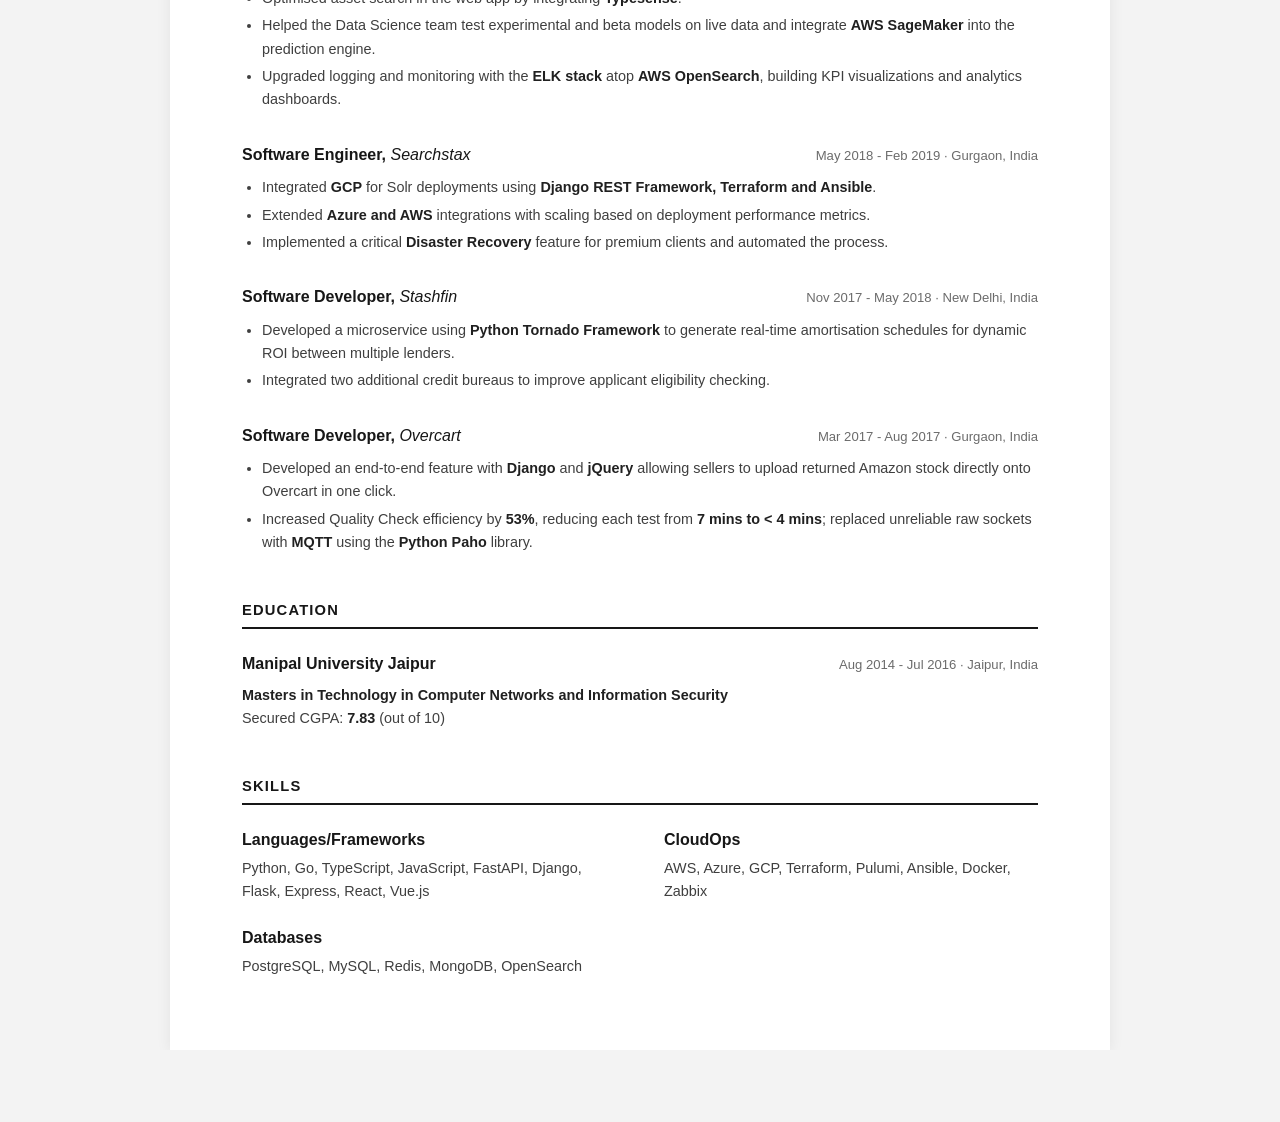
<file: resume-swe/index.html>
<!doctype html>
<html lang="en">
  <head>
    <meta charset="utf-8" />
    <meta name="viewport" content="width=device-width, initial-scale=1" />
    <meta name="description" content="Resume of Akash Jain, senior backend and platform engineer." />
    <meta name="theme-color" content="#ffffff" />
    <meta name="robots" content="noindex, nofollow" />
    <title>Resume | Akash Jain</title>
    <link rel="stylesheet" href="/styles.css" />
  </head>
  <body class="resume-page">
    <nav class="resume-bar" aria-label="Resume navigation">
      <a class="text-link" href="/">← Back</a>
      <a class="download" href="/assets/resume-swe.pdf" download="Akash_Jain_Resume.pdf">Download PDF</a>
    </nav>

    <object class="pdf" data="/assets/resume-swe.pdf" type="application/pdf">
      <main class="resume-document">
        <header class="resume-header">
          <h1>Akash Jain</h1>
          <p class="resume-title">Senior Backend/Platform Engineer | Applied AI Systems | 2x CTO</p>
          <ul class="resume-contact" aria-label="Contact details">
            <li><svg class="contact-icon" aria-hidden="true" viewBox="0 0 24 24"><path d="M3 5h18v14H3V5Zm2 2v.5l7 5 7-5V7H5Zm14 10V9.9l-7 5-7-5V17h14Z" /></svg><a href="mailto:akashjain0108@gmail.com">akashjain0108@gmail.com</a></li>
            <li><svg class="contact-icon" aria-hidden="true" viewBox="0 0 24 24"><path d="M6.6 2.8 10 6.2 8 9c1.4 2.8 3.2 4.6 6 6l2.8-2 3.4 3.4-1.7 3c-.5.9-1.5 1.4-2.5 1.2C8.8 19.4 4.6 15.2 3.4 8c-.2-1 .3-2 1.2-2.5l2-1.1Z" /></svg><a href="tel:+917073352017">+91 70733 52017</a></li>
            <li><svg class="contact-icon" aria-hidden="true" viewBox="0 0 24 24"><path d="M12 2a7 7 0 0 0-7 7c0 5.2 7 13 7 13s7-7.8 7-13a7 7 0 0 0-7-7Zm0 9.5A2.5 2.5 0 1 1 12 6a2.5 2.5 0 0 1 0 5.5Z" /></svg>Bengaluru, India</li>
            <li><span class="contact-icon linkedin-icon" aria-hidden="true">in</span><a href="https://www.linkedin.com/in/akashbw" target="_blank" rel="noreferrer">linkedin.com/in/akashbw</a></li>
          </ul>
        </header>

        <section class="resume-section" aria-labelledby="experience-heading">
          <h2 id="experience-heading">Professional Experience</h2>
          <article class="job">
            <div class="job-heading"><h3>CTO, <span>Keystonegtm Inc.</span></h3><p>Aug 2025 - Present <span>Bengaluru, India</span></p></div>
            <ul>
              <li><strong>Owned KeystoneGTM’s engineering end-to-end</strong>, turning one-off n8n automations and backend APIs into reusable platform services that enabled <strong>3x+ more</strong> concurrent client engagements.</li>
              <li>Developed <strong>KEYSET</strong>, an <strong>AI agent platform</strong> combining skill packaging, an access-controlled registry, <strong>cloud execution</strong> and desktop/web apps to make AI capabilities accessible to business users without CLI setup or technical onboarding.</li>
              <li>Built the cloud runner for <strong>long-running AI workflows</strong> with autonomous execution, <strong>pause/resume with saved state</strong>, Slack approvals when human input is needed, and recovery from transient agent failures.</li>
              <li>Shipped a <strong>live Customer Success intelligence system</strong> for a Series A SaaS client, giving 15+ CSMs and CXOs a <strong>unified view of health, risks and actions</strong> across ~450 customer accounts using meeting and HubSpot context.</li>
              <li>Expanded the data layer to <strong>OpenSearch + Postgres</strong>, combining call history, internal product usage and CRM health into a web board for reviewing <strong>critical accounts, dollar value at risk</strong>, product gaps and tracking follow-ups.</li>
              <li>Exposed CSM tasks to <strong>Claude Desktop via MCP</strong> (list/update tasks, pull account context and evidence, draft follow-ups), letting CSMs act from within their Claude sessions.</li>
            </ul>
          </article>
          <article class="job">
            <div class="job-heading"><h3>Co-founder &amp; CTO, <span>Stackbrains</span></h3><p>Jun 2024 - Jul 2025 <span>Singapore</span></p></div>
            <ul>
              <li>Co-founded and led the startup as CTO, successfully raised <strong>$125K pre-seed funding from Antler SEA</strong>, building a <strong>data observability platform</strong> for the modern data stack.</li>
              <li>Designed and developed a <strong>full-stack platform</strong> enabling data teams to monitor schema changes, data quality, and pipeline failures, preventing blind spots and improving <strong>trust on data</strong>.</li>
              <li>Integrated an <strong>AI-assistant</strong> to help with <strong>root cause analysis</strong>, generate <strong>custom monitors</strong>, and provide <strong>actionable guidance</strong>, streamlining issue resolution and decision-making.</li>
              <li>Partnered with a large-scale social media platform (<strong>30M+ users</strong>) to automate <strong>real-time gaming revenue tracking</strong>; reduced reconciliation time from <strong>2 weeks to 1 day</strong> with <strong>100% transaction-level accuracy</strong>.</li>
              <li>Worked cross-functionally with the <strong>CEO and commercial team</strong> to validate customer needs, tailor product features, and <strong>shape the product narrative</strong> during GTM and investor engagements.</li>
            </ul>
          </article>
          <article class="job">
            <div class="job-heading"><h3>Senior Software Engineer, <span>Triple A</span></h3><p>Dec 2022 - Sep 2023 <span>Singapore</span></p></div>
            <ul>
              <li>Streamlined pre-payment verifications by migrating Know Your Customer components to an independent service with <strong>TypeScript and Express</strong>, enabling <strong>300k transactions per week</strong>.</li>
              <li>Built microservices in <strong>Go</strong> to monitor transaction health across multiple blockchains; integrated with the core service using <strong>Protobuf and RPC</strong> to optimize real-time payment processing.</li>
              <li>Optimised settlements and reporting by creating utilities in <strong>Node.js</strong> atop <strong>Express</strong> to reconcile transactions and identify suspected transfers.</li>
              <li>Maximised core product reliability by expanding test coverage with <strong>Mocha-Chai</strong> and <strong>Restify</strong>.</li>
              <li>Handled <strong>technical escalations</strong> for customer-reported production issues, investigating incidents and providing detailed <strong>RCAs</strong> to Support for customer resolution.</li>
            </ul>
          </article>
          <article class="job">
            <div class="job-heading"><h3>Senior Software Engineer, <span>Portcast</span></h3><p>Feb 2019 - Dec 2022 <span>Singapore</span></p></div>
            <ul>
              <li>Scaled <strong>Container Tracking Visibility</strong> by optimising core components and architecting a data pipeline aggregating multiple data sources to provide <strong>real-time predictions</strong> for vessels and containers across the globe.</li>
              <li>Provided clients with a dashboard in <strong>Vue.js</strong> showcasing end-to-end container activity status, increasing product engagement by <strong>84%</strong>.</li>
              <li>Refactored core backend APIs in <strong>Flask</strong> and re-architected data infrastructure using <strong>Hasura with AWS Lambda</strong> to improve real-time vessel tracking and API performance.</li>
              <li>Created microservices in <strong>FastAPI</strong> for data serialisation and scalable ingestion across multiple sources.</li>
              <li>Optimised asset search in the web app by integrating <strong>Typesense</strong>.</li>
              <li>Helped the Data Science team test experimental and beta models on live data and integrate <strong>AWS SageMaker</strong> into the prediction engine.</li>
              <li>Upgraded logging and monitoring with the <strong>ELK stack</strong> atop <strong>AWS OpenSearch</strong>, building KPI visualizations and analytics dashboards.</li>
            </ul>
          </article>
          <article class="job">
            <div class="job-heading"><h3>Software Engineer, <span>Searchstax</span></h3><p>May 2018 - Feb 2019 <span>Gurgaon, India</span></p></div>
            <ul>
              <li>Integrated <strong>GCP</strong> for Solr deployments using <strong>Django REST Framework, Terraform and Ansible</strong>.</li>
              <li>Extended <strong>Azure and AWS</strong> integrations with scaling based on deployment performance metrics.</li>
              <li>Implemented a critical <strong>Disaster Recovery</strong> feature for premium clients and automated the process.</li>
            </ul>
          </article>
          <article class="job">
            <div class="job-heading"><h3>Software Developer, <span>Stashfin</span></h3><p>Nov 2017 - May 2018 <span>New Delhi, India</span></p></div>
            <ul>
              <li>Developed a microservice using <strong>Python Tornado Framework</strong> to generate real-time amortisation schedules for dynamic ROI between multiple lenders.</li>
              <li>Integrated two additional credit bureaus to improve applicant eligibility checking.</li>
            </ul>
          </article>
          <article class="job">
            <div class="job-heading"><h3>Software Developer, <span>Overcart</span></h3><p>Mar 2017 - Aug 2017 <span>Gurgaon, India</span></p></div>
            <ul>
              <li>Developed an end-to-end feature with <strong>Django</strong> and <strong>jQuery</strong> allowing sellers to upload returned Amazon stock directly onto Overcart in one click.</li>
              <li>Increased Quality Check efficiency by <strong>53%</strong>, reducing each test from <strong>7 mins to &lt; 4 mins</strong>; replaced unreliable raw sockets with <strong>MQTT</strong> using the <strong>Python Paho</strong> library.</li>
            </ul>
          </article>
        </section>

        <section class="resume-section" aria-labelledby="education-heading">
          <h2 id="education-heading">Education</h2>
          <article class="job compact">
            <div class="job-heading"><h3>Manipal University Jaipur</h3><p>Aug 2014 - Jul 2016 <span>Jaipur, India</span></p></div>
            <p><strong>Masters in Technology in Computer Networks and Information Security</strong><br />Secured CGPA: <strong>7.83</strong> (out of 10)</p>
          </article>
        </section>

        <section class="resume-section" aria-labelledby="skills-heading">
          <h2 id="skills-heading">Skills</h2>
          <div class="skills-grid">
            <div><h3>Languages/Frameworks</h3><p>Python, Go, TypeScript, JavaScript, FastAPI, Django, Flask, Express, React, Vue.js</p></div>
            <div><h3>CloudOps</h3><p>AWS, Azure, GCP, Terraform, Pulumi, Ansible, Docker, Zabbix</p></div>
            <div><h3>Databases</h3><p>PostgreSQL, MySQL, Redis, MongoDB, OpenSearch</p></div>
          </div>
        </section>
      </main>
    </object>
    <script>
      const resumeFallback = document.querySelector(".resume-document");
      function enableFallbackScrolling() {
        if (resumeFallback.getClientRects().length && resumeFallback.offsetHeight > 0) document.body.classList.add("resume-fallback-active");
      }
      window.addEventListener("load", enableFallbackScrolling, { once: true });
      setTimeout(enableFallbackScrolling, 500);
    </script>
  </body>
</html>
</file>
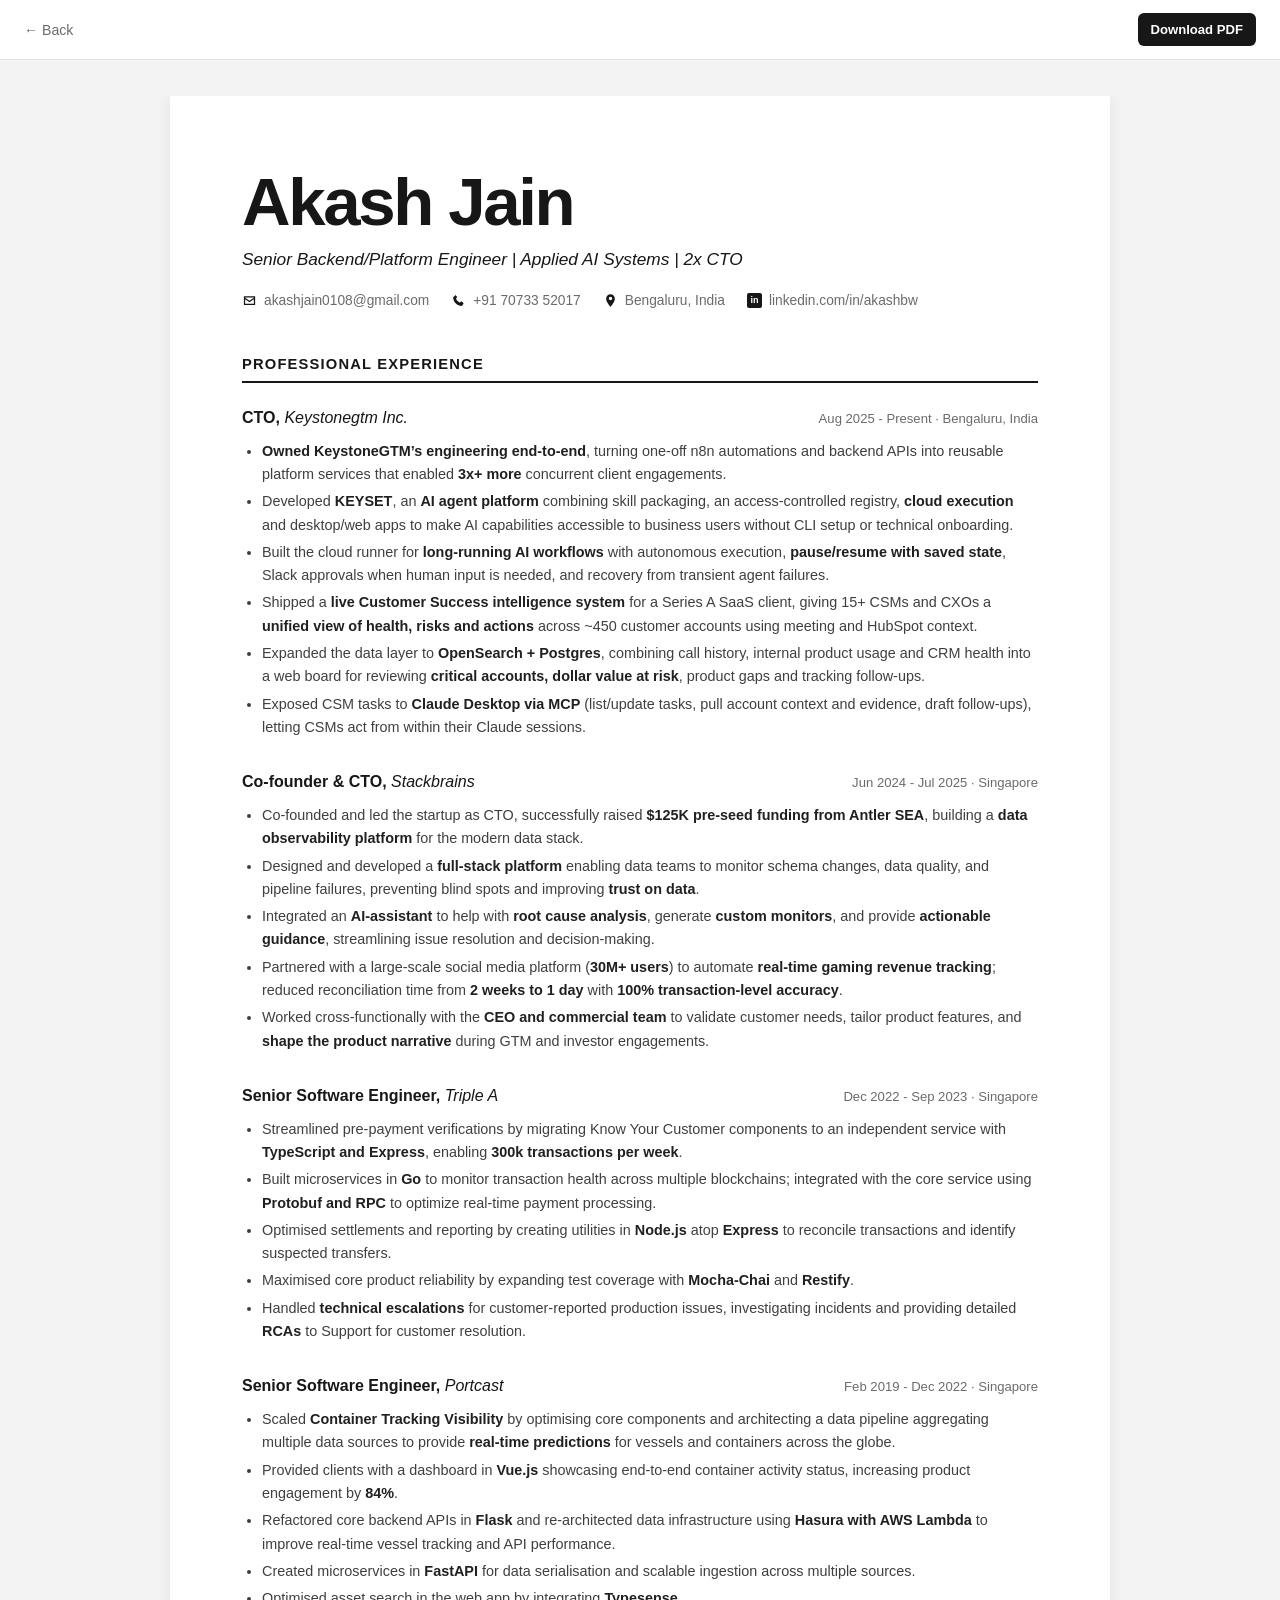
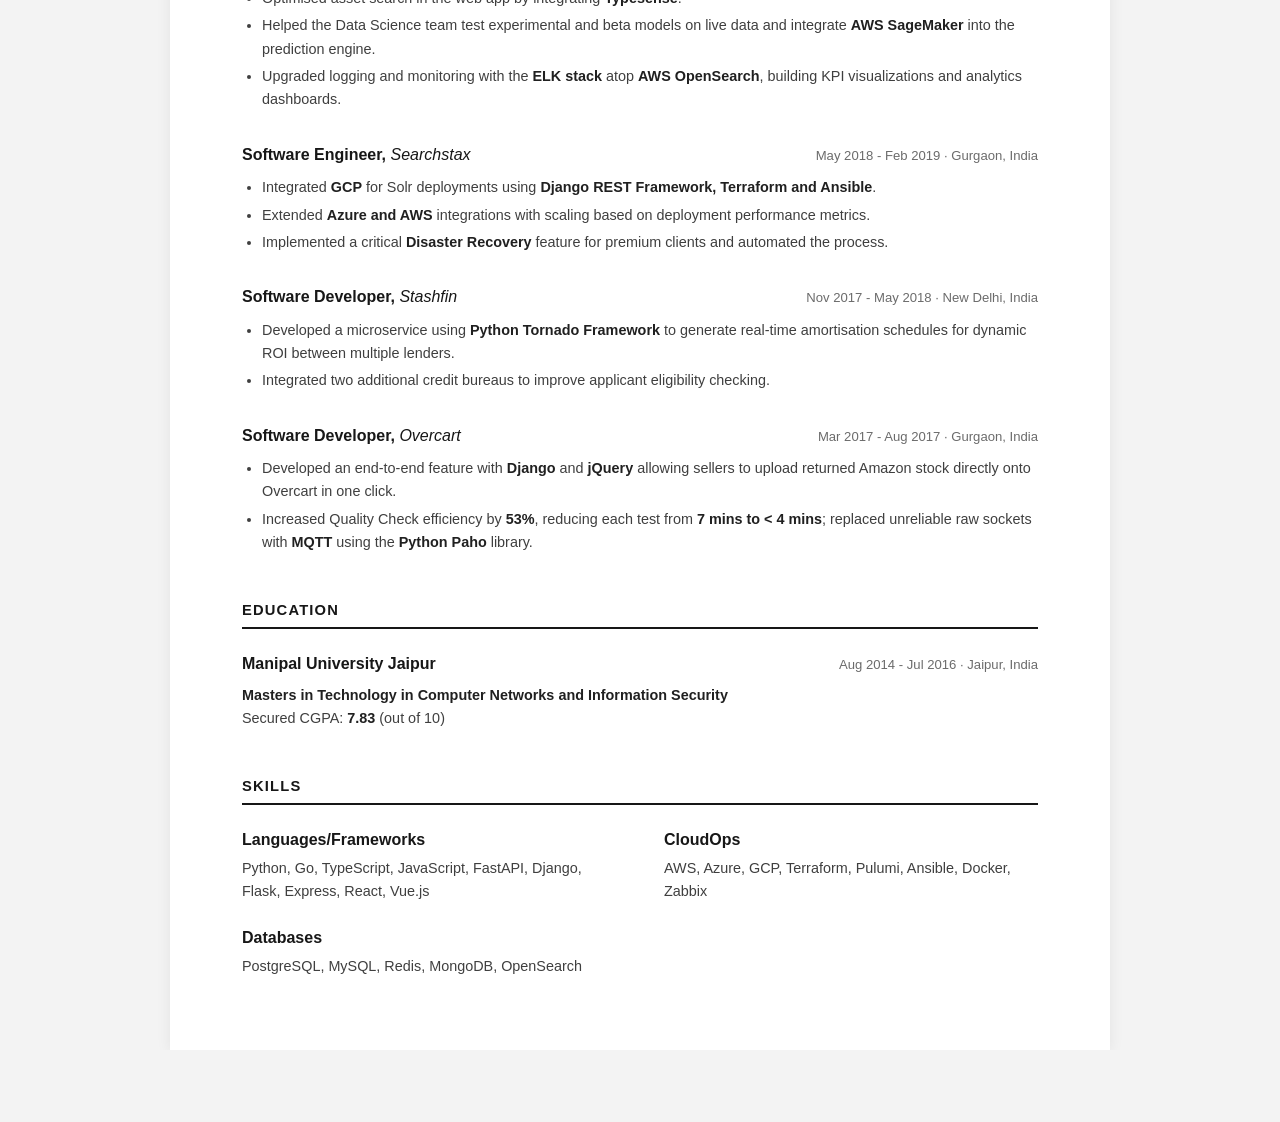
<file: resume/index.html>
<!doctype html>
<html lang="en">
  <head>
    <meta charset="utf-8" />
    <meta name="viewport" content="width=device-width, initial-scale=1" />
    <meta name="robots" content="noindex" />
    <meta http-equiv="refresh" content="0; url=/resume-swe/" />
    <link rel="canonical" href="/resume-swe/" />
    <title>Resume | Akash Jain</title>
    <script>window.location.replace("/resume-swe/");</script>
  </head>
  <body>
    <p>Redirecting to <a href="/resume-swe/">Akash Jain's resume</a>…</p>
  </body>
</html>
</file>
<file: styles.css>
:root {
  --text: #171717;
  --muted: #6b6b6b;
  --line: #e5e5e5;
  --background: #fff;
}

* {
  box-sizing: border-box;
}

html,
body {
  margin: 0;
  min-height: 100%;
}

body {
  color: var(--text);
  background: var(--background);
  font-family: Inter, ui-sans-serif, -apple-system, BlinkMacSystemFont, "Segoe UI", sans-serif;
  -webkit-font-smoothing: antialiased;
}

a {
  color: inherit;
  text-underline-offset: 4px;
}

.page {
  width: min(1120px, calc(100% - 64px));
  margin: 0 auto;
}

header {
  height: 72px;
  display: flex;
  align-items: center;
  justify-content: space-between;
  border-bottom: 1px solid var(--line);
}

.name {
  font-size: 0.95rem;
  font-weight: 650;
  text-decoration: none;
}

.text-link {
  color: var(--muted);
  font-size: 0.88rem;
  text-decoration: none;
}

.text-link:hover,
.links a:hover {
  color: var(--text);
}

.intro {
  display: grid;
  grid-template-columns: minmax(0, 1fr) 380px;
  align-items: center;
  gap: clamp(64px, 9vw, 120px);
  padding: clamp(80px, 11vh, 130px) 0 72px;
}

.location {
  margin: 0 0 14px;
  color: var(--muted);
  font-size: 0.82rem;
}

h1 {
  margin: 0 0 20px;
  font-size: clamp(3rem, 5vw, 4.6rem);
  line-height: 1.08;
  letter-spacing: -0.045em;
  font-weight: 650;
}

.bio {
  max-width: 610px;
  margin: 0;
  color: #444;
  font-size: 1.15rem;
  line-height: 1.7;
}

.links {
  display: flex;
  flex-wrap: wrap;
  gap: 22px;
  margin-top: 26px;
}

.links a {
  color: var(--muted);
  font-size: 0.9rem;
}

.portrait {
  display: block;
  width: 380px;
  height: 440px;
  border-radius: 18px;
  object-fit: cover;
  object-position: center 12%;
}

/* Resume */
.resume-page {
  height: 100vh;
  height: 100dvh;
  display: grid;
  grid-template-rows: 60px minmax(0, 1fr);
  background: #f3f3f3;
}

.resume-bar {
  position: sticky;
  top: 0;
  z-index: 2;
  height: 60px;
  display: flex;
  align-items: center;
  justify-content: space-between;
  padding: 0 24px;
  background: #fff;
  border-bottom: 1px solid var(--line);
}

.download {
  padding: 9px 13px;
  color: #fff;
  background: var(--text);
  border-radius: 6px;
  font-size: 0.82rem;
  font-weight: 600;
  text-decoration: none;
}

.pdf {
  display: block;
  width: 100%;
  height: 100%;
  border: 0;
  overflow-y: auto;
}

.resume-page.resume-fallback-active {
  height: auto;
  min-height: 100vh;
  min-height: 100dvh;
  display: block;
  overflow-y: auto;
}

.resume-fallback-active .pdf {
  height: auto;
  overflow: visible;
}

.resume-document {
  width: min(940px, calc(100% - 40px));
  margin: 36px auto 72px;
  padding: clamp(40px, 6vw, 72px);
  background: #fff;
  box-shadow: 0 2px 14px rgb(0 0 0 / 7%);
  font-family: Arial, Helvetica, sans-serif;
}

.resume-header {
  display: block;
  height: auto;
  border: 0;
}

.resume-header h1 {
  margin: 0;
  font-size: clamp(2.5rem, 6vw, 4.2rem);
  line-height: 1;
  letter-spacing: -0.035em;
  font-weight: 700;
}

.resume-title {
  margin: 12px 0 20px;
  font-size: 1.08rem;
  line-height: 1.5;
  font-style: italic;
}

.resume-contact {
  display: flex;
  flex-wrap: wrap;
  gap: 8px 22px;
  margin: 0;
  padding: 0;
  color: var(--muted);
  font-size: 0.86rem;
  list-style: none;
}

.resume-contact li {
  display: inline-flex;
  align-items: center;
  gap: 7px;
}

.contact-icon {
  width: 15px;
  height: 15px;
  flex: none;
  fill: currentColor;
  color: var(--text);
}

.linkedin-icon {
  display: inline-grid;
  place-items: center;
  border-radius: 2px;
  color: #fff;
  background: var(--text);
  font-size: 9px;
  font-weight: 700;
  line-height: 1;
}

.resume-contact a {
  text-decoration: none;
}

.resume-section {
  margin-top: 48px;
}

.resume-section > h2 {
  margin: 0 0 24px;
  padding-bottom: 9px;
  border-bottom: 2px solid var(--text);
  font-size: 0.92rem;
  letter-spacing: 0.08em;
  text-transform: uppercase;
}

.job + .job {
  margin-top: 32px;
}

.job-heading {
  display: flex;
  align-items: baseline;
  justify-content: space-between;
  gap: 20px;
}

.job-heading h3,
.skills-grid h3 {
  margin: 0;
  font-size: 1rem;
  line-height: 1.4;
}

.job-heading h3 span {
  font-weight: 400;
  font-style: italic;
}

.job-heading > p {
  flex: none;
  margin: 0;
  color: var(--muted);
  font-size: 0.82rem;
  white-space: nowrap;
}

.job-heading > p span::before {
  content: " · ";
}

.job ul {
  margin: 10px 0 0;
  padding-left: 20px;
}

.job li,
.job.compact > p,
.skills-grid p {
  color: #3f3f3f;
  font-size: 0.9rem;
  line-height: 1.62;
}

.job li + li {
  margin-top: 4px;
}

.job strong {
  color: #202020;
  font-weight: 700;
}

.job.compact > p {
  margin: 8px 0 0;
}

.skills-grid {
  display: grid;
  grid-template-columns: 1fr 1fr;
  gap: 24px 48px;
}

.skills-grid p {
  margin: 5px 0 0;
}

@media (max-width: 800px) {
  .page {
    width: min(100% - 32px, 1120px);
  }

  header {
    height: 64px;
  }

  .intro {
    min-height: auto;
    grid-template-columns: 1fr;
    gap: 34px;
    padding: 42px 0 56px;
  }

  .intro-copy {
    order: 2;
  }

  .portrait {
    width: min(100%, 300px);
    height: 320px;
    border-radius: 14px;
    justify-self: center;
  }

  .bio {
    font-size: 1rem;
  }

  .resume-bar {
    padding: 0 16px;
  }

  .resume-document {
    width: 100%;
    margin: 0;
    padding: 36px 20px 56px;
    box-shadow: none;
  }

  .resume-title {
    font-size: 0.98rem;
  }

  .resume-contact {
    display: grid;
    gap: 7px;
  }

  .resume-section {
    margin-top: 40px;
  }

  .job + .job {
    margin-top: 30px;
  }

  .job-heading {
    display: block;
  }

  .job-heading > p {
    margin-top: 4px;
    white-space: normal;
  }

  .job li,
  .job.compact > p,
  .skills-grid p {
    font-size: 0.88rem;
  }

  .skills-grid {
    grid-template-columns: 1fr;
    gap: 22px;
  }
}
</file>
